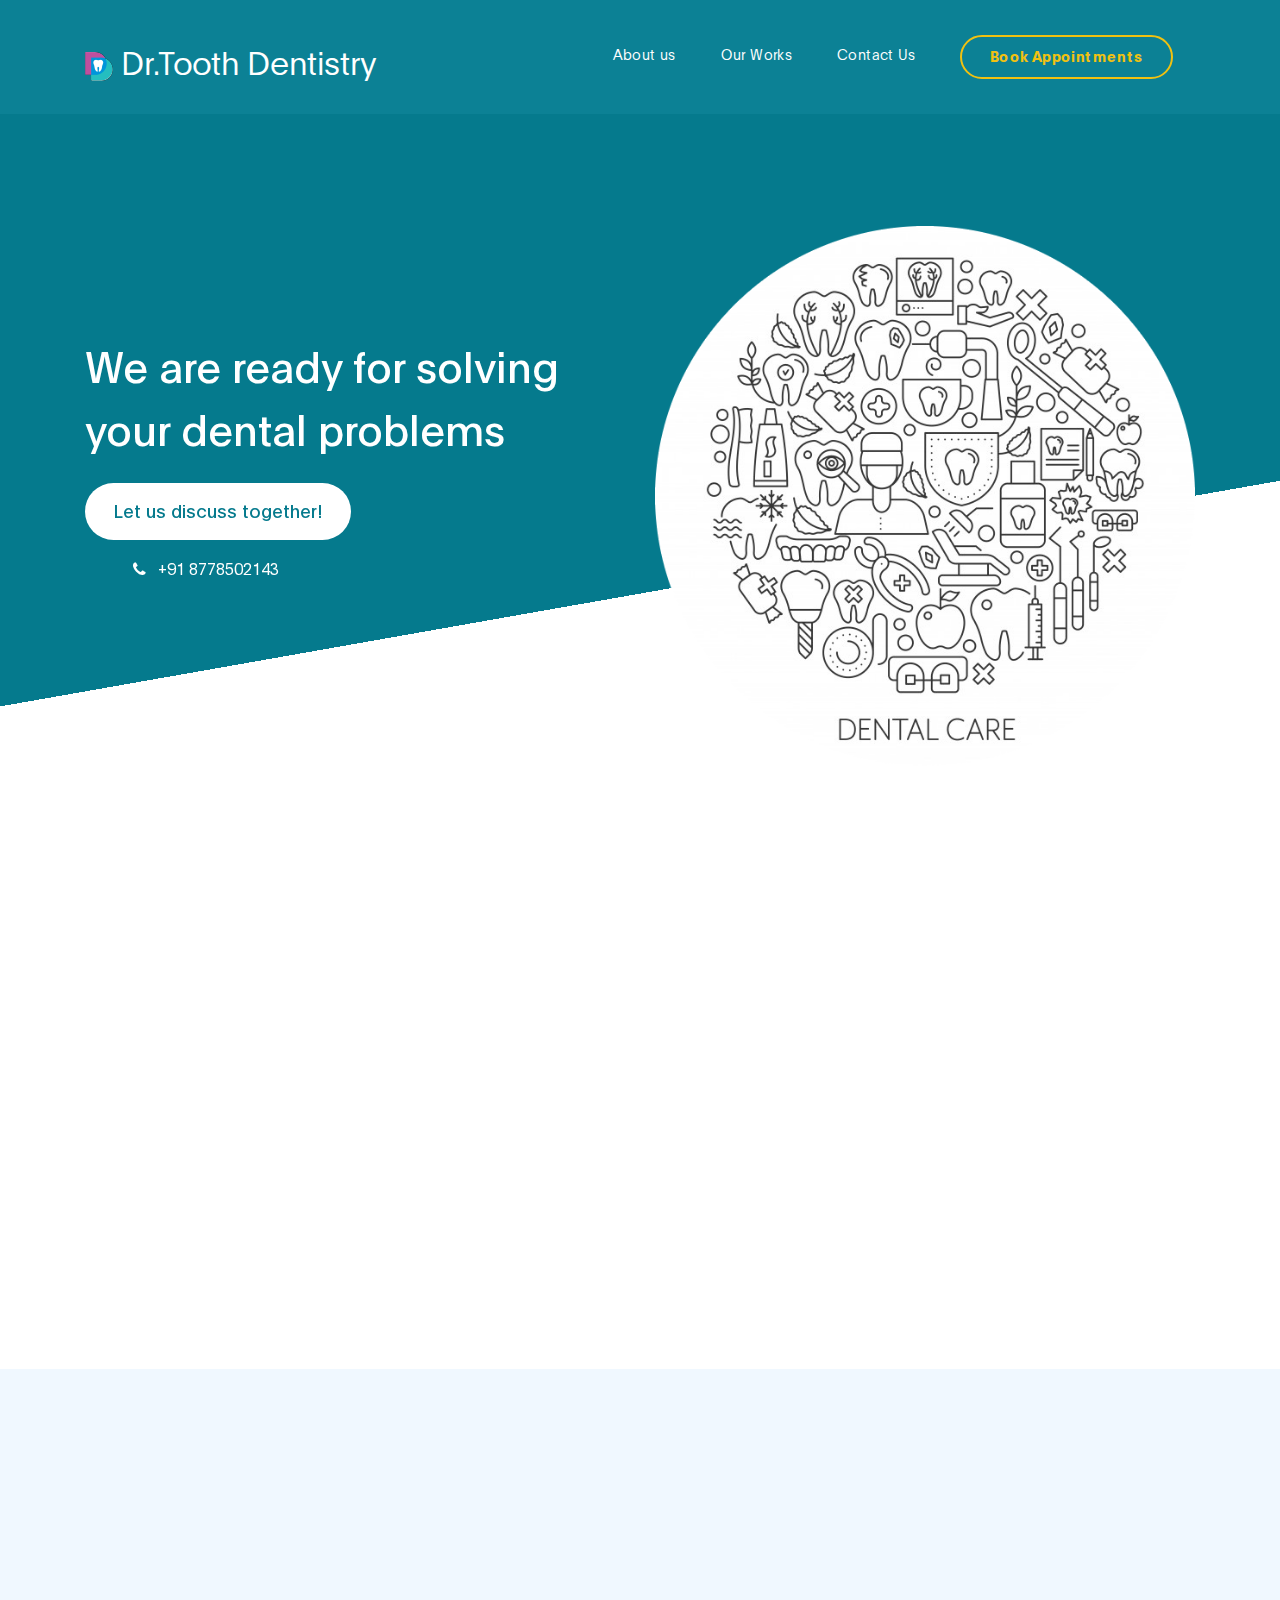
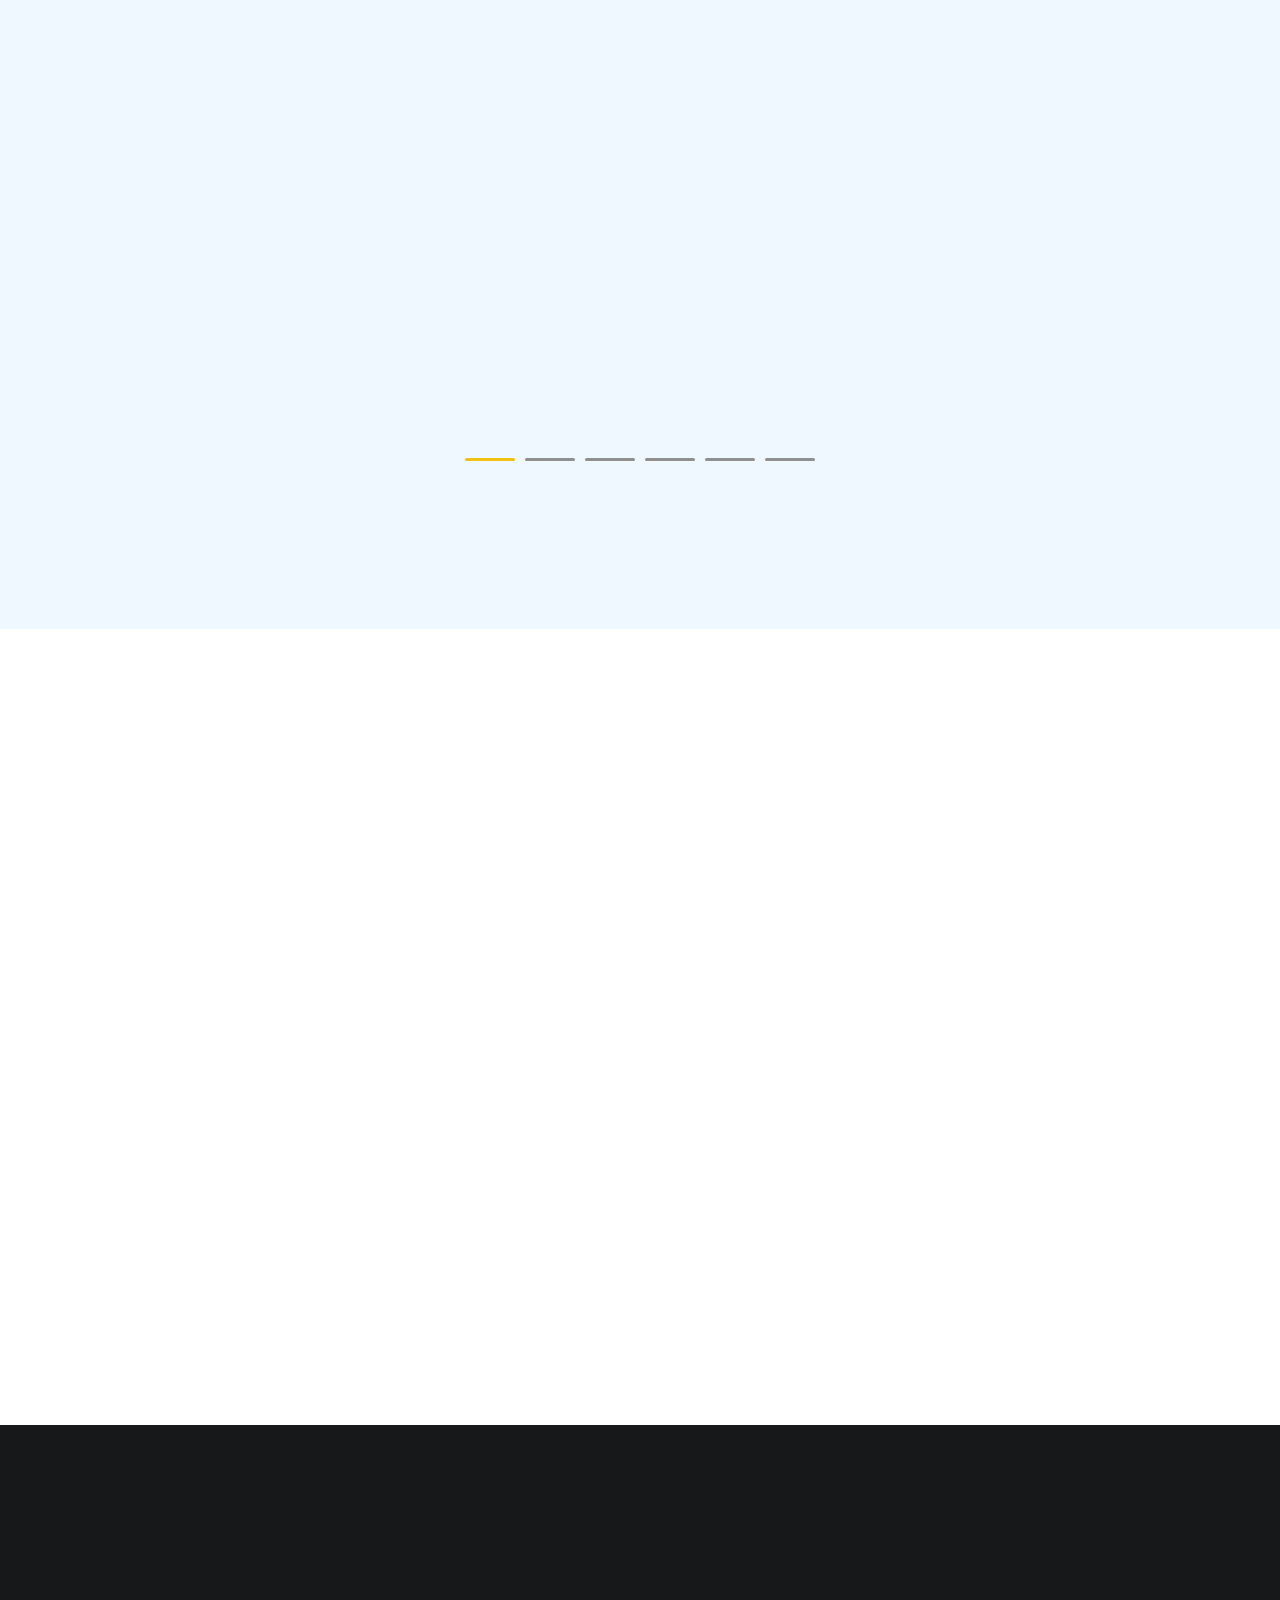
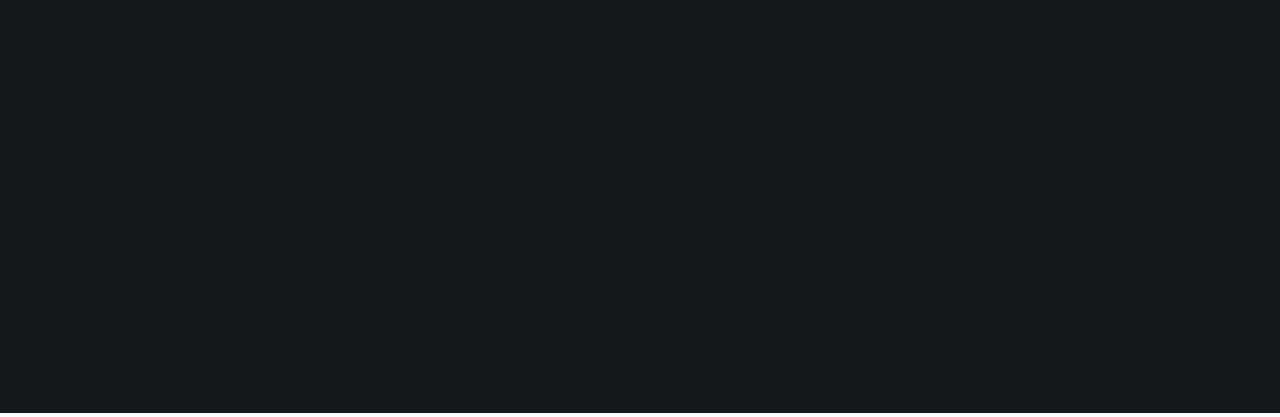
<file: index.html>
<!DOCTYPE html>
<html lang="en">

<head>

     <title>Dr.Tooth Dentistry</title>
     <meta name="title" content="Dr.Tooth Dentistry">
     <meta name="description" content="We are ready for solving your dental problems">

     <!-- Open Graph / Facebook -->
     <meta property="og:type" content="website">
     <meta property="og:url" content="https://drtooth.dentist/">
     <meta property="og:title" content="Dr.Tooth Dentistry">
     <meta property="og:description" content="We are ready for solving your dental problems">
     <meta property="og:image" content="">

     <!-- Twitter -->
     <meta property="twitter:card" content="summary_large_image">
     <meta property="twitter:url" content="https://drtooth.dentist/">
     <meta property="twitter:title" content="Dr.Tooth Dentistry">
     <meta property="twitter:description" content="We are ready for solving your dental problems">
     <meta property="twitter:image" content="">
     <meta charset="UTF-8">
     <meta http-equiv="X-UA-Compatible" content="IE=Edge">
     <meta name="description" content="">
     <meta name="keywords" content="">
     <meta name="author" content="">
     <meta name="viewport" content="width=device-width, initial-scale=1, maximum-scale=1">

     <link rel="stylesheet" href="css/bootstrap.min.css">
     <link rel="stylesheet" href="css/font-awesome.min.css">
     <link rel="stylesheet" href="css/aos.css">
     <link rel="stylesheet" href="css/owl.carousel.min.css">
     <link rel="stylesheet" href="css/owl.theme.default.min.css">

     <!-- MAIN CSS -->
     <link rel="stylesheet" href="css/templatemo-digital-trend.css">

</head>

<body>

     <!-- MENU BAR -->
     <nav class="navbar navbar-expand-lg">
          <div class="container">
               <a class="navbar-brand" href="index.html">
                    <h2></h2><img src="images/logo_1.png" class="img-fluid" alt="dr.tooth">
                    Dr.Tooth Dentistry</h2>
               </a>

               <button class="navbar-toggler" type="button" data-toggle="collapse" data-target="#navbarNav"
                    aria-controls="navbarNav" aria-expanded="false" aria-label="Toggle navigation">
                    <span class="navbar-toggler-icon"></span>
               </button>

               <div class="collapse navbar-collapse" id="navbarNav">
                    <ul class="navbar-nav ml-auto">
                         <li class="nav-item">
                              <a href="#about" class="nav-link smoothScroll">About us</a>
                         </li>
                         <li class="nav-item">
                              <a href="#project" class="nav-link smoothScroll">Our Works</a>
                         </li>
                         <li class="nav-item">
                              <a href="#contactus" class="nav-link">Contact Us</a>
                         </li>
                         <li class="nav-item">
                              <a href="contact.html" class="nav-link contact">Book Appointments</a>
                         </li>
                    </ul>
               </div>
          </div>
     </nav>


     <!-- HERO -->
     <section class="hero hero-bg d-flex justify-content-center align-items-center">
          <div class="container">
               <div class="row">

                    <div class="col-lg-6 col-md-10 col-12 d-flex flex-column justify-content-center align-items-center">
                         <div class="hero-text">

                              <h1 class="text-white" data-aos="fade-up">We are ready for solving your dental problems
                              </h1>

                              <a href="contact.html" class="custom-btn btn-bg btn mt-3" data-aos="fade-up"
                                   data-aos-delay="100">Let us discuss together!</a>

                              <strong class="d-block py-3 pl-5 text-white" data-aos="fade-up" data-aos-delay="200"><i
                                        class="fa fa-phone mr-2"></i> +91 8778502143</strong>
                         </div>
                    </div>

                    <div class="col-lg-6 col-12">
                         <div class="hero-image" data-aos="fade-up" data-aos-delay="300">

                              <img src="images/dental_line1.png" class="img-fluid" alt="working girl">
                         </div>
                    </div>

               </div>
          </div>
     </section>


     <!-- ABOUT -->
     <section class="about section-padding pb-0" id="about">
          <div class="container">
               <div class="row">

                    <div class="col-lg-7 mx-auto col-md-10 col-12">
                         <div class="about-info">
                              <h2 class="mb-4" data-aos="fade-up">the new Dental care at <strong>Namma</strong> Chennai.
                              </h2>
                              <p class="mb-0" data-aos="fade-up">One stop shop to find solutions to your dental
                                   <strong>ailment</strong> and <strong>alignment</strong>. </p>
                              <p class="mb-0" data-aos="fade-up"><strong>Dr.Tooth Dentistry </strong>is a
                                   multispeciality dental clinic situated on Tambaram-Velachery Main Road at a
                                   residential locality - <strong>Sembakkam</strong>.</p>
                         </div>

                         <div class="about-image" data-aos="fade-up" data-aos-delay="200">

                              <img src="images/dental_line2.png" class="img-fluid" alt="office">
                         </div>
                    </div>

               </div>
          </div>
     </section>


     <!-- PROJECT -->
     <section class="project section-padding">
          <div class="container-fluid">
               <div class="row" id="project">

                    <div class="col-lg-12 col-12">

                         <h2 class="mb-5 text-center" data-aos="fade-up">
                              Please take a look through our
                              <strong> Specialities</strong>.
                         </h2>

                         <div class="owl-carousel owl-theme" id="project-slide">
                              <div class="item project-wrapper" data-aos="fade-up" data-aos-delay="100">
                                   <img src="images/project/dental-fillings.jpg" class="img-fluid" alt="project image">

                                   <div class="project-info">
                                        <h3>

                                             <span>Dental Fillings</span>


                                        </h3>
                                   </div>
                              </div>

                              <div class="item project-wrapper" data-aos="fade-up">
                                   <img src="images/project/root-canal.jpg" class="img-fluid" alt="project image">

                                   <div class="project-info">

                                        <h3>

                                             <span>Root Canal Treatment</span>


                                        </h3>
                                   </div>
                              </div>

                              <div class="item project-wrapper" data-aos="fade-up">
                                   <img src="images/project/dental-bridges.jpg" class="img-fluid" alt="project image">

                                   <div class="project-info">

                                        <h3>

                                             <span>Dental Bridges</span>


                                        </h3>
                                   </div>
                              </div>

                              <div class="item project-wrapper" data-aos="fade-up">
                                   <img src="images/project/dentures.jpg" class="img-fluid" alt="project image">

                                   <div class="project-info">

                                        <h3>

                                             <span>Crowns & Dentures</span>


                                        </h3>
                                   </div>
                              </div>

                              <div class="item project-wrapper" data-aos="fade-up">
                                   <img src="images/project/implants.jpg" class="img-fluid" alt="project image">
                                   <div class="project-info">
                                        <h3>
                                             <span>Dental Implants</span>
                                        </h3>
                                   </div>
                              </div>

                              <div class="item project-wrapper" data-aos="fade-up">
                                   <img src="images/project/braces.jpg" class="img-fluid" alt="project image">
                                   <div class="project-info">
                                        <h3>
                                             <span>Braces & Aligners</span>
                                        </h3>
                                   </div>
                              </div>
                         </div>
                    </div>

               </div>
          </div>
     </section>


     <!-- TESTIMONIAL -->
     <section class="testimonial section-padding">
          <div class="container">
               <div class="row">

                    <div class="col-lg-6 col-md-5 col-12">
                         <div class="contact-image" data-aos="fade-up">

                              <img src="images/dental_line1.jpg" class="img-fluid" alt="website">
                         </div>
                    </div>

                    <div class="col-lg-6 col-md-7 col-12">
                         <h4 class="my-5 pt-3" data-aos="fade-up" data-aos-delay="100">CEO/Head Doctor</h4>

                         <div class="quote" data-aos="fade-up" data-aos-delay="200"></div>

                         <h2 class="mb-4" data-aos="fade-up" data-aos-delay="300">Our Head Doctor is a young,
                              enthusiastic and service minded person. She is an author for multiple publications and
                              active consultant for various Dental clinics in and around Chennai. </h2>

                         <p data-aos="fade-up" data-aos-delay="400">
                              <strong>P.Monica</strong>

                              <span class="mx-1">/</span>

                              <small>MDS (Orthodontics & Dentofacial Orthopedics)</small>
                         </p>
                    </div>

               </div>
          </div>
     </section>


     <footer class="site-footer">
          <div class="container">
               <div class="row" id="contactus">

                    <div class="col-lg-5 mx-lg-auto col-md-8 col-10">
                         <h1 class="text-white" data-aos="fade-up" data-aos-delay="100">We <strong>brace</strong> your
                              smile.</h1>
                    </div>

                    <div class="col-lg-3 col-md-6 col-12" data-aos="fade-up" data-aos-delay="200">
                         <h4 class="my-4">Contact Info</h4>

                         <p class="mb-1">
                              <i class="fa fa-phone mr-2 footer-icon"></i>
                              +91 8778502143
                         </p>

                         <p>
                              <a href="#">
                                   <i class="fa fa-envelope mr-2 footer-icon"></i>
                                   doctor@drtooth.dentist
                              </a>
                         </p>
                    </div>

                    <div class="col-lg-3 col-md-6 col-12" data-aos="fade-up" data-aos-delay="300">
                         <h4 class="my-4">Our Address</h4>

                         <p class="mb-1">
                              <i class="fa fa-home mr-2 footer-icon"></i>
                              197, 1<sup>st</sup> Floor, Tambaram - Velachery Main Road, Kamarajapuram, Sembakkam,<br>
                              Chennai, Tamil Nadu 600073 <br><br>
                         </p>
                    </div>
                    <div class="col-lg-4 mx-lg-auto text-center col-md-8 col-12" data-aos="fade-up"
                         data-aos-delay="400">
                         <p class="copyright-text">Copyright &copy; 2020 Dr.Tooth Dentistry
                              <br>
                              <a rel="nofollow noopener" href="https://www.facebook.com/baskarprakash">Design: Baskar
                                   Prakash S</a></p>
                    </div>

                    <div class="col-lg-4 mx-lg-auto col-md-6 col-12" data-aos="fade-up" data-aos-delay="500">

                         <ul class="footer-link">
                              <li><a href="#">Stories</a></li>
                              <li><a href="#">Work with us</a></li>
                              <li><a href="#">Privacy</a></li>
                         </ul>
                    </div>

                    <div class="col-lg-3 mx-lg-auto col-md-6 col-12" data-aos="fade-up" data-aos-delay="600">
                         <ul class="social-icon">
                              <li><a href="#" class="fa fa-instagram"></a></li>
                              <li><a href="#" class="fa fa-twitter"></a></li>
                              <li><a href="#" class="fa fa-dribbble"></a></li>
                              <li><a href="#" class="fa fa-behance"></a></li>
                         </ul>
                    </div>

               </div>
          </div>
     </footer>


     <!-- SCRIPTS -->
     <script src="js/jquery.min.js"></script>
     <script src="js/bootstrap.min.js"></script>
     <script src="js/aos.js"></script>
     <script src="js/owl.carousel.min.js"></script>
     <script src="js/smoothscroll.js"></script>
     <script src="js/custom.js"></script>

</body>

</html>
</file>
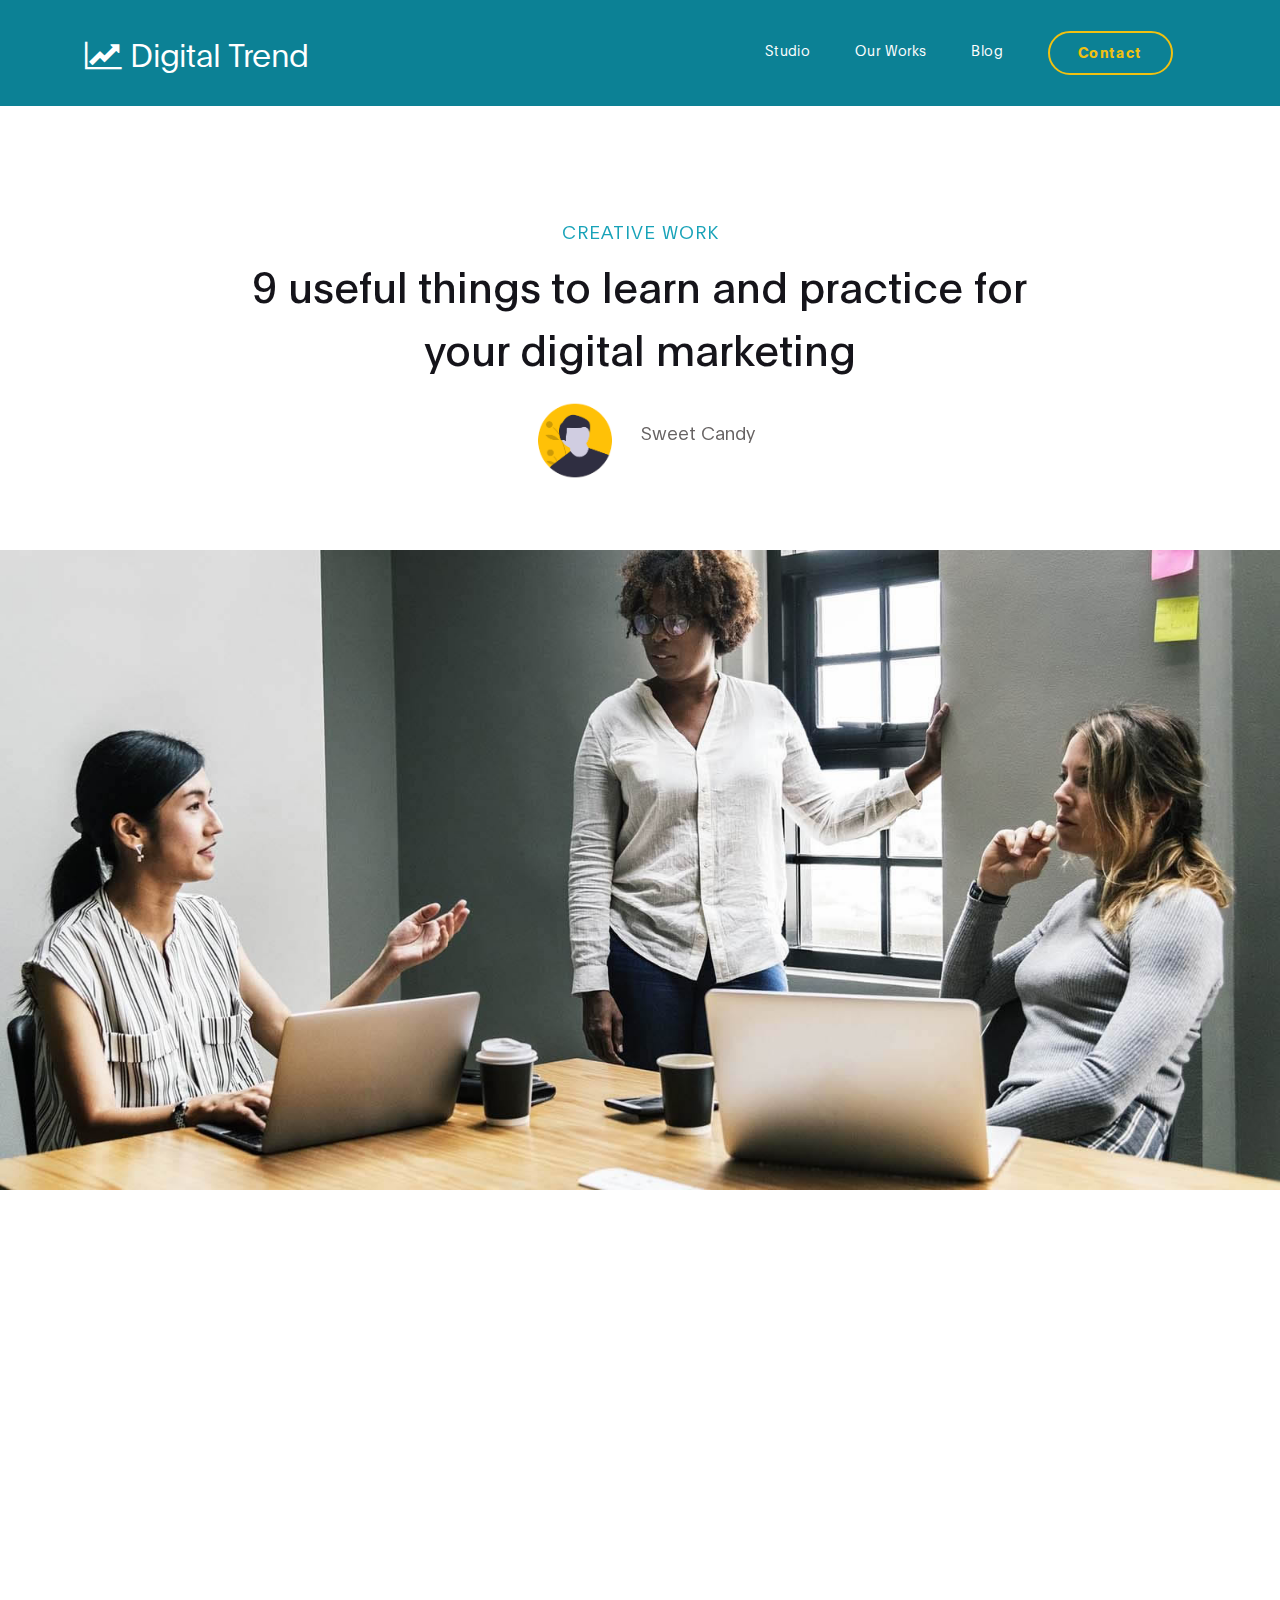
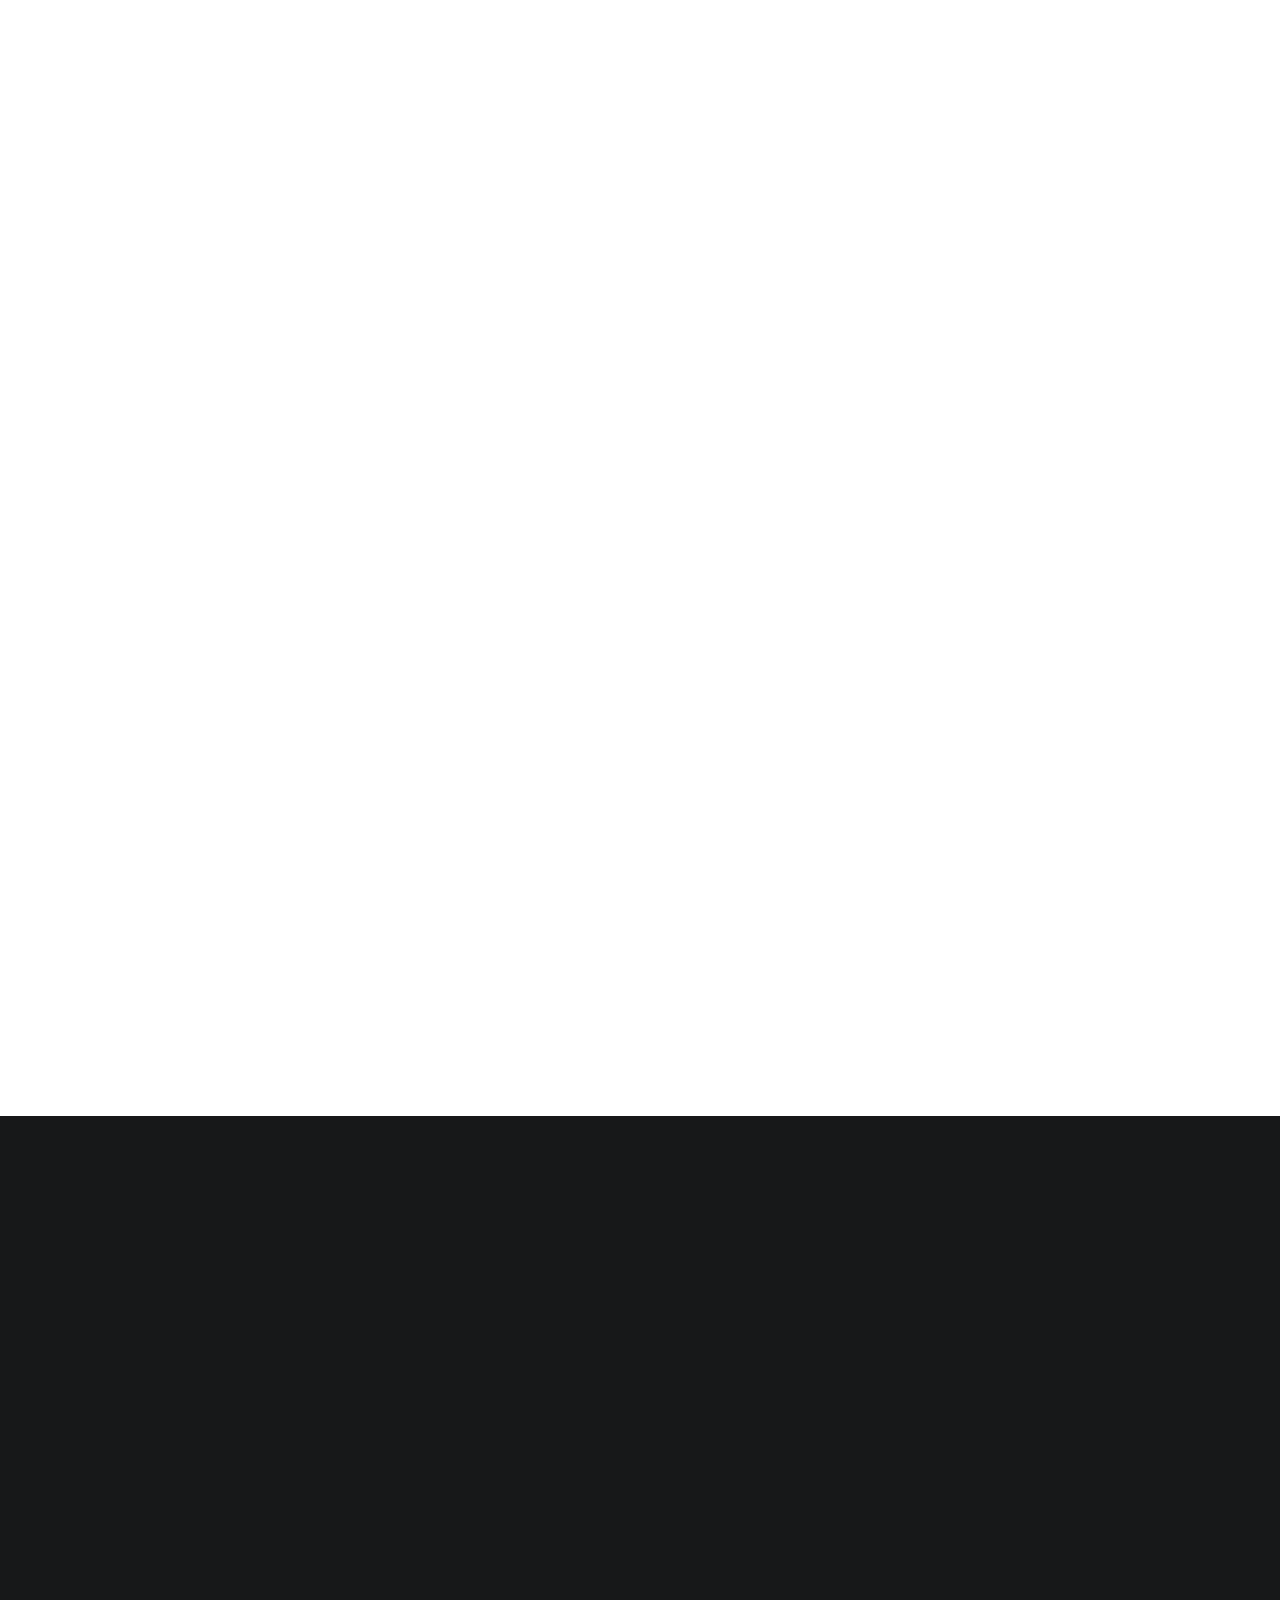
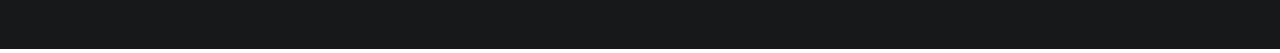
<file: blog-detail.html>
<!DOCTYPE html>
<html lang="en">
<head>

     <title>Digital Trend - Blog Detail</title>
<!--

DIGITAL TREND

https://templatemo.com/tm-538-digital-trend

-->
     <meta charset="UTF-8">
     <meta http-equiv="X-UA-Compatible" content="IE=Edge">
     <meta name="description" content="">
     <meta name="keywords" content="">
     <meta name="author" content="">
     <meta name="viewport" content="width=device-width, initial-scale=1, maximum-scale=1">

     <link rel="stylesheet" href="css/bootstrap.min.css">
     <link rel="stylesheet" href="css/font-awesome.min.css">
     <link rel="stylesheet" href="css/aos.css">
     <link rel="stylesheet" href="css/owl.carousel.min.css">
     <link rel="stylesheet" href="css/owl.theme.default.min.css">

     <!-- MAIN CSS -->
     <link rel="stylesheet" href="css/templatemo-digital-trend.css">

</head>
<body>

     <!-- MENU BAR -->
    <nav class="navbar navbar-expand-lg position-relative">
        <div class="container">
            <a class="navbar-brand" href="index.html">
              <i class="fa fa-line-chart"></i>
              Digital Trend
            </a>

            <button class="navbar-toggler" type="button" data-toggle="collapse" data-target="#navbarNav" aria-controls="navbarNav" aria-expanded="false"
                aria-label="Toggle navigation">
                <span class="navbar-toggler-icon"></span>
            </button>

            <div class="collapse navbar-collapse" id="navbarNav">
                <ul class="navbar-nav ml-auto">
                    <li class="nav-item">
                        <a href="index.html#about" class="nav-link">Studio</a>
                    </li>
                    <li class="nav-item">
                        <a href="index.html#project" class="nav-link">Our Works</a>
                    </li>
                    <li class="nav-item">
                        <a href="blog.html" class="nav-link">Blog</a>
                    </li>
                    <li class="nav-item">
                        <a href="contact.html" class="nav-link contact">Contact</a>
                    </li>
                </ul>
            </div>
        </div>
    </nav>


     <!-- BLOG DETAIL -->
     <section class="project-detail section-padding-half">
          <div class="container">
               <div class="row">

                    <div class="col-lg-9 mx-auto col-md-10 col-12 mt-lg-5 text-center" data-aos="fade-up">
                      <h4 class="blog-category text-info">Creative Work</h4>
                      
                      <h1>9 useful things to learn and practice for your digital marketing</h1>

                      <div class="client-info">
                          <div class="d-flex justify-content-center align-items-center mt-3">
                            <img src="images/project/project-detail/male-avatar.png" class="img-fluid" alt="male avatar">

                            <p>Sweet Candy</p>
                          </div>
                      </div>
                    </div>

               </div>
          </div>
     </section>


     <div class="full-image text-center" data-aos="zoom-in">
       <img src="images/blog/blog-header-image.jpg" class="img-fluid" alt="blog header">
     </div>


     <!-- BLOG DETAIL -->
     <section class="project-detail">
          <div class="container">
               <div class="row">

                  <div class="col-lg-9 mx-auto col-md-11 col-12 my-5 pt-3" data-aos="fade-up">

                    <h2 class="mb-3">Etiam quis metus elementum, tempor risus vel, condimentum orci.</h2>

                    <p>Mauris in convallis nunc, non facilisis arcu. Nunc sapien nulla, interdum at diam non, aliquam vestibulum leo. Fusce laoreet malesuada ante, consectetur consequat ante tempor et. Quisque ac risus ligula.</p>

                    <p>Suspendisse bibendum tortor at est placerat auctor. Phasellus tortor est, bibendum eu ex eu, tincidunt efficitur nunc. Orci varius natoque penatibus et magnis dis parturient montes, nascetur ridiculus mus.</p>

                    <ul class="list-detail py-3">
                      <li><span>Quisque at condimentum est. Duis sollicitudin urna id elit pulvinar placerat. Ut ac dui in ex vulputate dictum.</span></li>

                      <li><span>Mauris vitae tellus nisi. Morbi rutrum lacus sit amet volutpat viverra.</span></li>

                      <li><span> Integer maximus sem ut ipsum blandit elementum. Nullam sollicitudin accumsan commodo.</span></li>
                    </ul>

                    <p>Sed leo nisl, posuere at molestie ac, suscipit auctor mauris. Etiam quis metus elementum, tempor risus vel, condimentum orci.</p>

                    <h2 class="mt-5 mb-3">Curabitur tempus vel libero lobortis feugiat</h2>

                    <p>Orci varius natoque penatibus et magnis dis parturient montes, nascetur ridiculus mus. Mauris in convallis nunc, non facilisis arcu. Nunc sapien nulla, interdum at diam non, aliquam vestibulum leo.</p>

                    <blockquote>Phasellus dapibus ex sed dolor blandit, efficitur iaculis ipsum scelerisque. Cras elementum nibh id felis sagittis, sit amet pellentesque ligula porttitor. Fusce laoreet malesuada ante, consectetur consequat ante tempor et. Quisque ac risus ligula.</blockquote>
                    </div>
               </div>

              <div class="col-lg-8 mx-auto mb-5 pb-5 col-12" data-aos="fade-up">

                <h3 class="my-3" data-aos="fade-up">Leave a comment</h3>

                <form action="#" method="get"  class="contact-form" data-aos="fade-up" data-aos-delay="300" role="form">
                  <div class="row">
                    <div class="col-lg-6 col-12">
                      <input type="text" class="form-control" name="name" placeholder="Name">
                    </div>

                    <div class="col-lg-6 col-12">
                      <input type="email" class="form-control" name="email" placeholder="Email">
                    </div>

                    <div class="col-lg-12 col-12">
                      <textarea class="form-control" rows="6" name="message" placeholder="Message"></textarea>
                    </div>

                    <div class="col-lg-5 mx-auto col-7">
                      <button type="submit" class="form-control" id="submit-button" name="submit">Submit Comment</button>
                    </div>
                  </div>
                </form>
              </div>
              
          </div>
          
     </section>


    <footer class="site-footer">
      <div class="container">
        <div class="row">

          <div class="col-lg-5 mx-lg-auto col-md-8 col-10">
            <h1 class="text-white" data-aos="fade-up" data-aos-delay="100">We make creative <strong>brands</strong> only.</h1>
          </div>

          <div class="col-lg-3 col-md-6 col-12" data-aos="fade-up" data-aos-delay="200">
            <h4 class="my-4">Contact Info</h4>

            <p class="mb-1">
              <i class="fa fa-phone mr-2 footer-icon"></i> 
              +99 080 070 4224
            </p>

            <p>
              <a href="#">
                <i class="fa fa-envelope mr-2 footer-icon"></i>
                hello@company.com
              </a>
            </p>
          </div>

          <div class="col-lg-3 col-md-6 col-12" data-aos="fade-up" data-aos-delay="300">
            <h4 class="my-4">Our Studio</h4>

            <p class="mb-1">
              <i class="fa fa-home mr-2 footer-icon"></i> 
              Av. Lúcio Costa - Barra da Tijuca, Rio de Janeiro - RJ, Brazil
            </p>
          </div>

          <div class="col-lg-4 mx-lg-auto text-center col-md-8 col-12" data-aos="fade-up" data-aos-delay="400">
            <p class="copyright-text">Copyright &copy; 2020 Your Company
            <br>
            <a rel="nofollow noopener" href="https://templatemo.com">Design: TemplateMo</a></p>
          </div>

          <div class="col-lg-4 mx-lg-auto col-md-6 col-12" data-aos="fade-up" data-aos-delay="500">
            
            <ul class="footer-link">
              <li><a href="#">Stories</a></li>
              <li><a href="#">Work with us</a></li>
              <li><a href="#">Privacy</a></li>
            </ul>
          </div>

          <div class="col-lg-3 mx-lg-auto col-md-6 col-12" data-aos="fade-up" data-aos-delay="600">
            <ul class="social-icon">
              <li><a href="#" class="fa fa-instagram"></a></li>
              <li><a href="#" class="fa fa-twitter"></a></li>
              <li><a href="#" class="fa fa-dribbble"></a></li>
              <li><a href="#" class="fa fa-behance"></a></li>
            </ul>
          </div>

        </div>
      </div>
    </footer>


     <!-- SCRIPTS -->
     <script src="js/jquery.min.js"></script>
     <script src="js/bootstrap.min.js"></script>
     <script src="js/aos.js"></script>
     <script src="js/owl.carousel.min.js"></script>
     <script src="js/custom.js"></script>

</body>
</html>
</file>
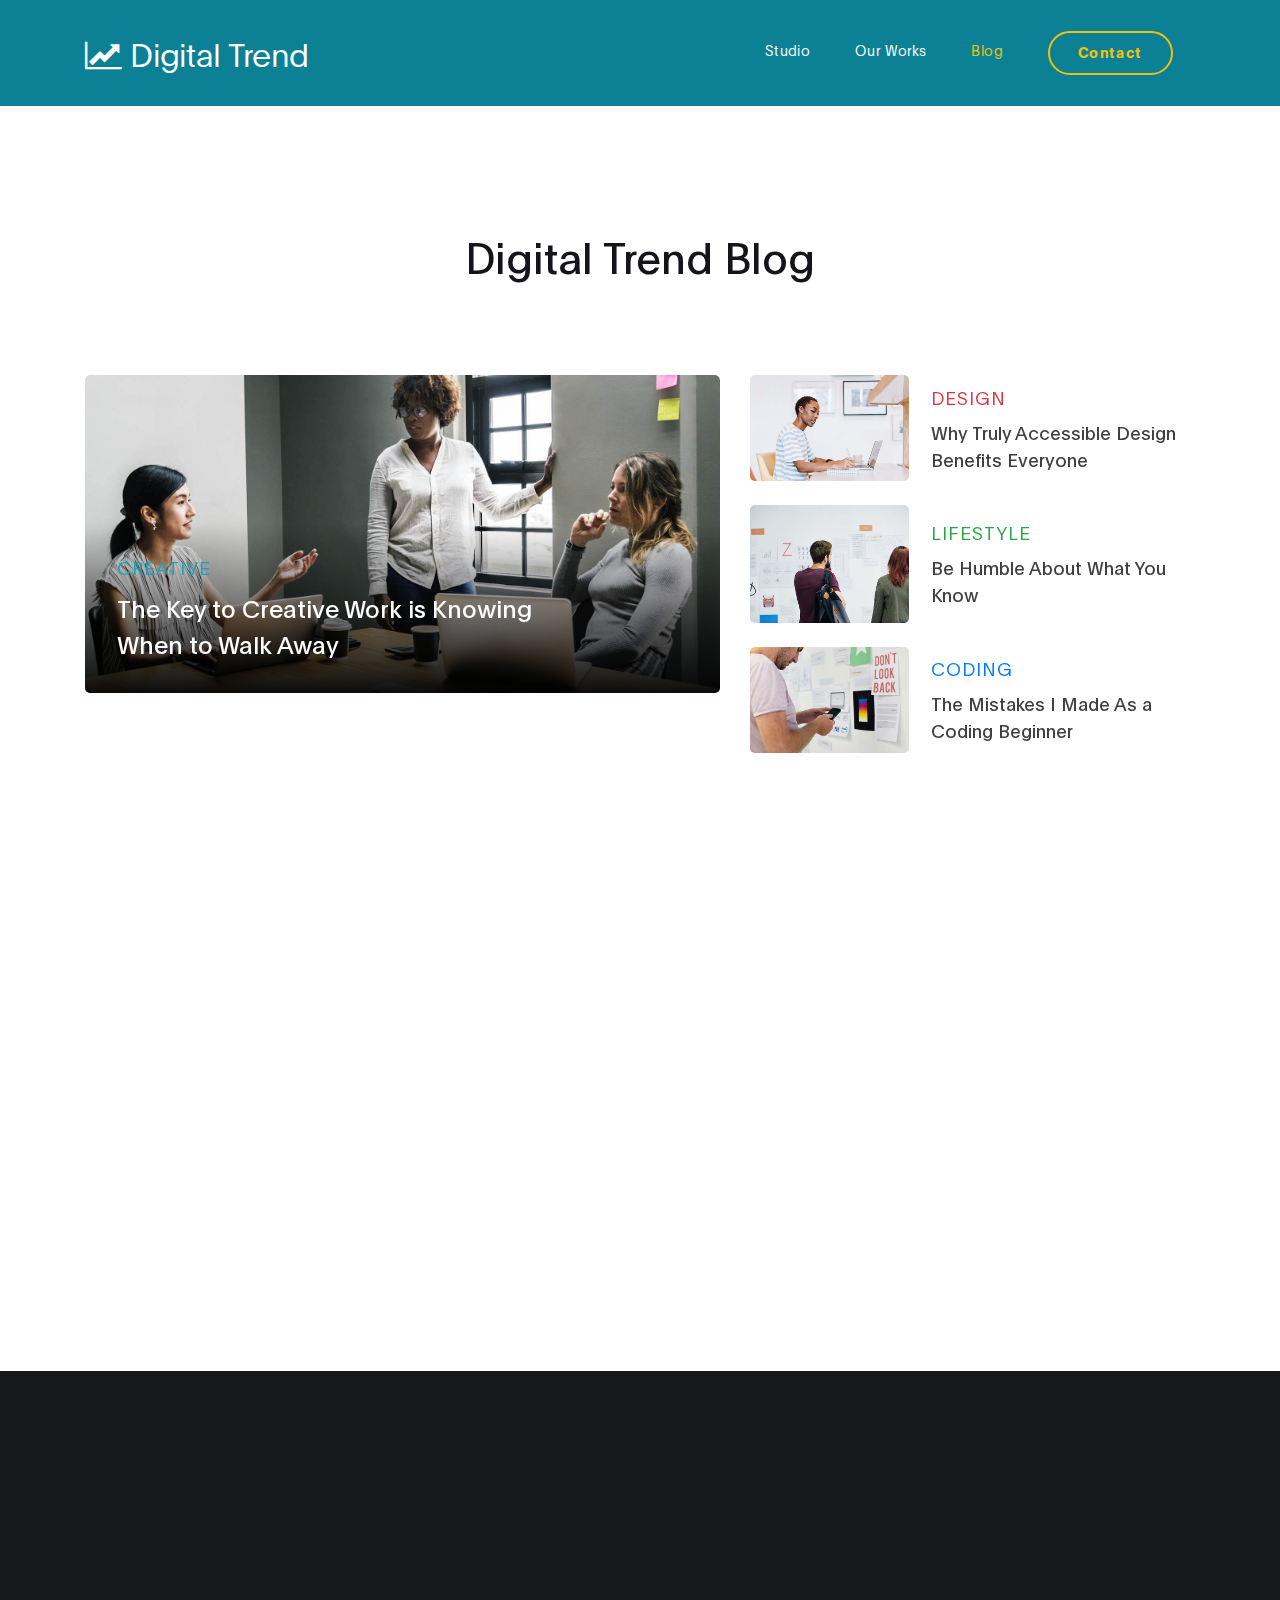
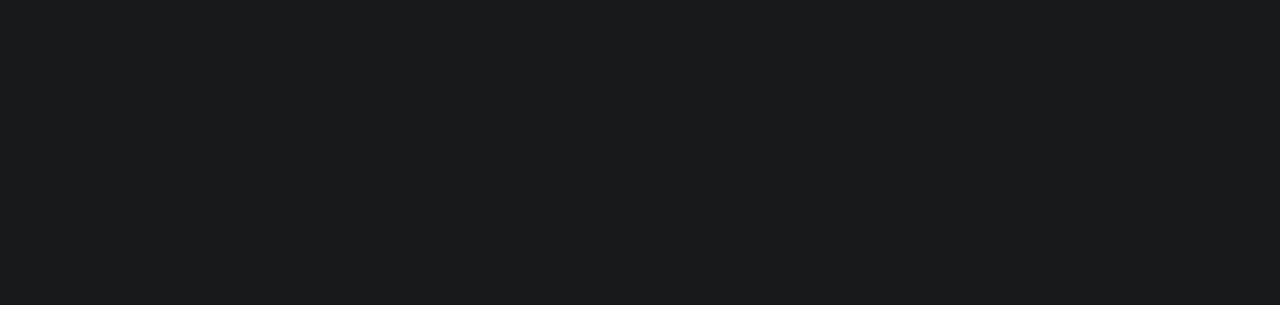
<file: blog.html>
<!DOCTYPE html>
<html lang="en">
<head>

     <title>Digital Trend - Blog</title>
<!--

DIGITAL TREND

https://templatemo.com/tm-538-digital-trend

-->
     <meta charset="UTF-8">
     <meta http-equiv="X-UA-Compatible" content="IE=Edge">
     <meta name="description" content="">
     <meta name="keywords" content="">
     <meta name="author" content="">
     <meta name="viewport" content="width=device-width, initial-scale=1, maximum-scale=1">

     <link rel="stylesheet" href="css/bootstrap.min.css">
     <link rel="stylesheet" href="css/font-awesome.min.css">
     <link rel="stylesheet" href="css/aos.css">
     <link rel="stylesheet" href="css/owl.carousel.min.css">
     <link rel="stylesheet" href="css/owl.theme.default.min.css">

     <!-- MAIN CSS -->
     <link rel="stylesheet" href="css/templatemo-digital-trend.css">

</head>
<body>

     <!-- MENU BAR -->
    <nav class="navbar navbar-expand-lg position-absolute">
        <div class="container">
            <a class="navbar-brand" href="index.html">
              <i class="fa fa-line-chart"></i>
              Digital Trend
            </a>

            <button class="navbar-toggler" type="button" data-toggle="collapse" data-target="#navbarNav" aria-controls="navbarNav" aria-expanded="false"
                aria-label="Toggle navigation">
                <span class="navbar-toggler-icon"></span>
            </button>

            <div class="collapse navbar-collapse" id="navbarNav">
                <ul class="navbar-nav ml-auto">
                    <li class="nav-item">
                        <a href="index.html#about" class="nav-link">Studio</a>
                    </li>
                    <li class="nav-item">
                        <a href="index.html#project" class="nav-link">Our Works</a>
                    </li>
                    <li class="nav-item">
                        <a href="blog.html" class="nav-link active">Blog</a>
                    </li>
                    <li class="nav-item">
                        <a href="contact.html" class="nav-link contact">Contact</a>
                    </li>
                </ul>
            </div>
        </div>
    </nav>


     <!-- BLOG -->
     <section class="blog section-padding">
          <div class="container">
               <div class="row">

                    <div class="col-lg-12 col-12 py-5 mt-5 mb-3 text-center">

                      <h1 class="mb-4" data-aos="fade-up">Digital Trend Blog</h1>
                    </div>

                    <div class="col-lg-7 col-md-7 col-12 mb-4">
                      <div class="blog-header" data-aos="fade-up" data-aos-delay="100">
                        <img src="images/blog/blog-header-image.jpg" class="img-fluid" alt="blog header">

                        <div class="blog-header-info">
                          <h4 class="blog-category text-info">Creative</h4>

                          <h3><a href="blog-detail.html">The Key to Creative Work is Knowing When to Walk Away</a></h3>
                        </div>
                      </div>
                    </div>

                    <div class="col-lg-5 col-md-5 col-12 mb-4">
                      <div class="blog-sidebar d-flex justify-content-center align-items-center" data-aos="fade-up" data-aos-delay="200">
                        <img src="images/blog/blog-sidebar-image.jpg" class="img-fluid" alt="blog">

                        <div class="blog-info">
                          <h4 class="blog-category text-danger">Design</h4>

                          <h3><a href="blog-detail.html">Why Truly Accessible Design Benefits Everyone</a></h3>
                        </div>
                      </div>

                      <div class="blog-sidebar py-4 d-flex justify-content-center align-items-center" data-aos="fade-up" data-aos-delay="300">
                        <img src="images/blog/blog-sidebar-image01.jpg" class="img-fluid" alt="blog">

                        <div class="blog-info">
                          <h4 class="blog-category text-success">lifestyle</h4>

                          <h3><a href="blog-detail.html">Be Humble About What You Know</a></h3>
                        </div>
                      </div>

                      <div class="blog-sidebar d-flex justify-content-center align-items-center" data-aos="fade-up" data-aos-delay="200">
                        <img src="images/blog/blog-sidebar-image02.jpg" class="img-fluid" alt="blog">

                        <div class="blog-info">
                          <h4 class="blog-category text-primary">Coding</h4>

                          <h3><a href="blog-detail.html">The Mistakes I Made As a Coding Beginner</a></h3>
                        </div>
                      </div>

                    </div>

                    <div class="col-lg-5 ml-auto mt-5 pt-5 col-md-6 col-12">

                      <img src="images/newsletter.png" data-aos="fade-up" data-aos-delay="100" class="img-fluid" alt="newsletter">
                    </div>

                    <div class="col-lg-5 mr-auto mt-5 pt-5 col-md-6 col-12 newsletter-form">
                      <h4 data-aos="fade-up" data-aos-delay="200">Email Newsletter</h4>

                      <h2 data-aos="fade-up" data-aos-delay="300">Let’s stay up-to-date. We'll share you all good stuffs.</h2>
                      <form action="#" method="get" enctype="multipart/form-data">
                      <div class="form-group mt-4" data-aos="fade-up" data-aos-delay="400">
                        <input name="email" type="email" class="form-control" 
                        		id="email" aria-describedby="emailHelp" placeholder="Please enter your email" required>

                        <small id="emailHelp" class="form-text text-muted">We'll NOT share your email address to anyone else.</small>

                      </div>

                      <div class="form-group form-check" data-aos="fade-up" data-aos-delay="500">
                        <input name="monthly" type="checkbox" class="form-check-input" id="monthly">

                        <label class="form-check-label" for="monthly">Please send me a monthly newsletter.</label>
                      </div>

                        <button type="submit" data-aos="fade-up" data-aos-delay="500" class="btn w-100 mt-3">Sign up</button>
                      </form>
                    </div>

               </div>
          </div>
     </section>


    <footer class="site-footer">
      <div class="container">
        <div class="row">

          <div class="col-lg-5 mx-lg-auto col-md-8 col-10">
            <h1 class="text-white" data-aos="fade-up" data-aos-delay="100">We make creative <strong>brands</strong> only.</h1>
          </div>

          <div class="col-lg-3 col-md-6 col-12" data-aos="fade-up" data-aos-delay="200">
            <h4 class="my-4">Contact Info</h4>

            <p class="mb-1">
              <i class="fa fa-phone mr-2 footer-icon"></i> 
              +99 080 070 4224
            </p>

            <p>
              <a href="#">
                <i class="fa fa-envelope mr-2 footer-icon"></i>
                hello@company.com
              </a>
            </p>
          </div>

          <div class="col-lg-3 col-md-6 col-12" data-aos="fade-up" data-aos-delay="300">
            <h4 class="my-4">Our Studio</h4>

            <p class="mb-1">
              <i class="fa fa-home mr-2 footer-icon"></i> 
              Av. Lúcio Costa - Barra da Tijuca, Rio de Janeiro - RJ, Brazil
            </p>
          </div>

          <div class="col-lg-4 mx-lg-auto text-center col-md-8 col-12" data-aos="fade-up" data-aos-delay="400">
            <p class="copyright-text">Copyright &copy; 2020 Your Company
            <br>
            <a rel="nofollow noopener" href="https://templatemo.com">Design: TemplateMo</a></p>
          </div>

          <div class="col-lg-4 mx-lg-auto col-md-6 col-12" data-aos="fade-up" data-aos-delay="500">
            
            <ul class="footer-link">
              <li><a href="#">Stories</a></li>
              <li><a href="#">Work with us</a></li>
              <li><a href="#">Privacy</a></li>
            </ul>
          </div>

          <div class="col-lg-3 mx-lg-auto col-md-6 col-12" data-aos="fade-up" data-aos-delay="600">
            <ul class="social-icon">
              <li><a href="#" class="fa fa-instagram"></a></li>
              <li><a href="#" class="fa fa-twitter"></a></li>
              <li><a href="#" class="fa fa-dribbble"></a></li>
              <li><a href="#" class="fa fa-behance"></a></li>
            </ul>
          </div>

        </div>
      </div>
    </footer>


     <!-- SCRIPTS -->
     <script src="js/jquery.min.js"></script>
     <script src="js/bootstrap.min.js"></script>
     <script src="js/aos.js"></script>
     <script src="js/owl.carousel.min.js"></script>
     <script src="js/custom.js"></script>

</body>
</html>
</file>
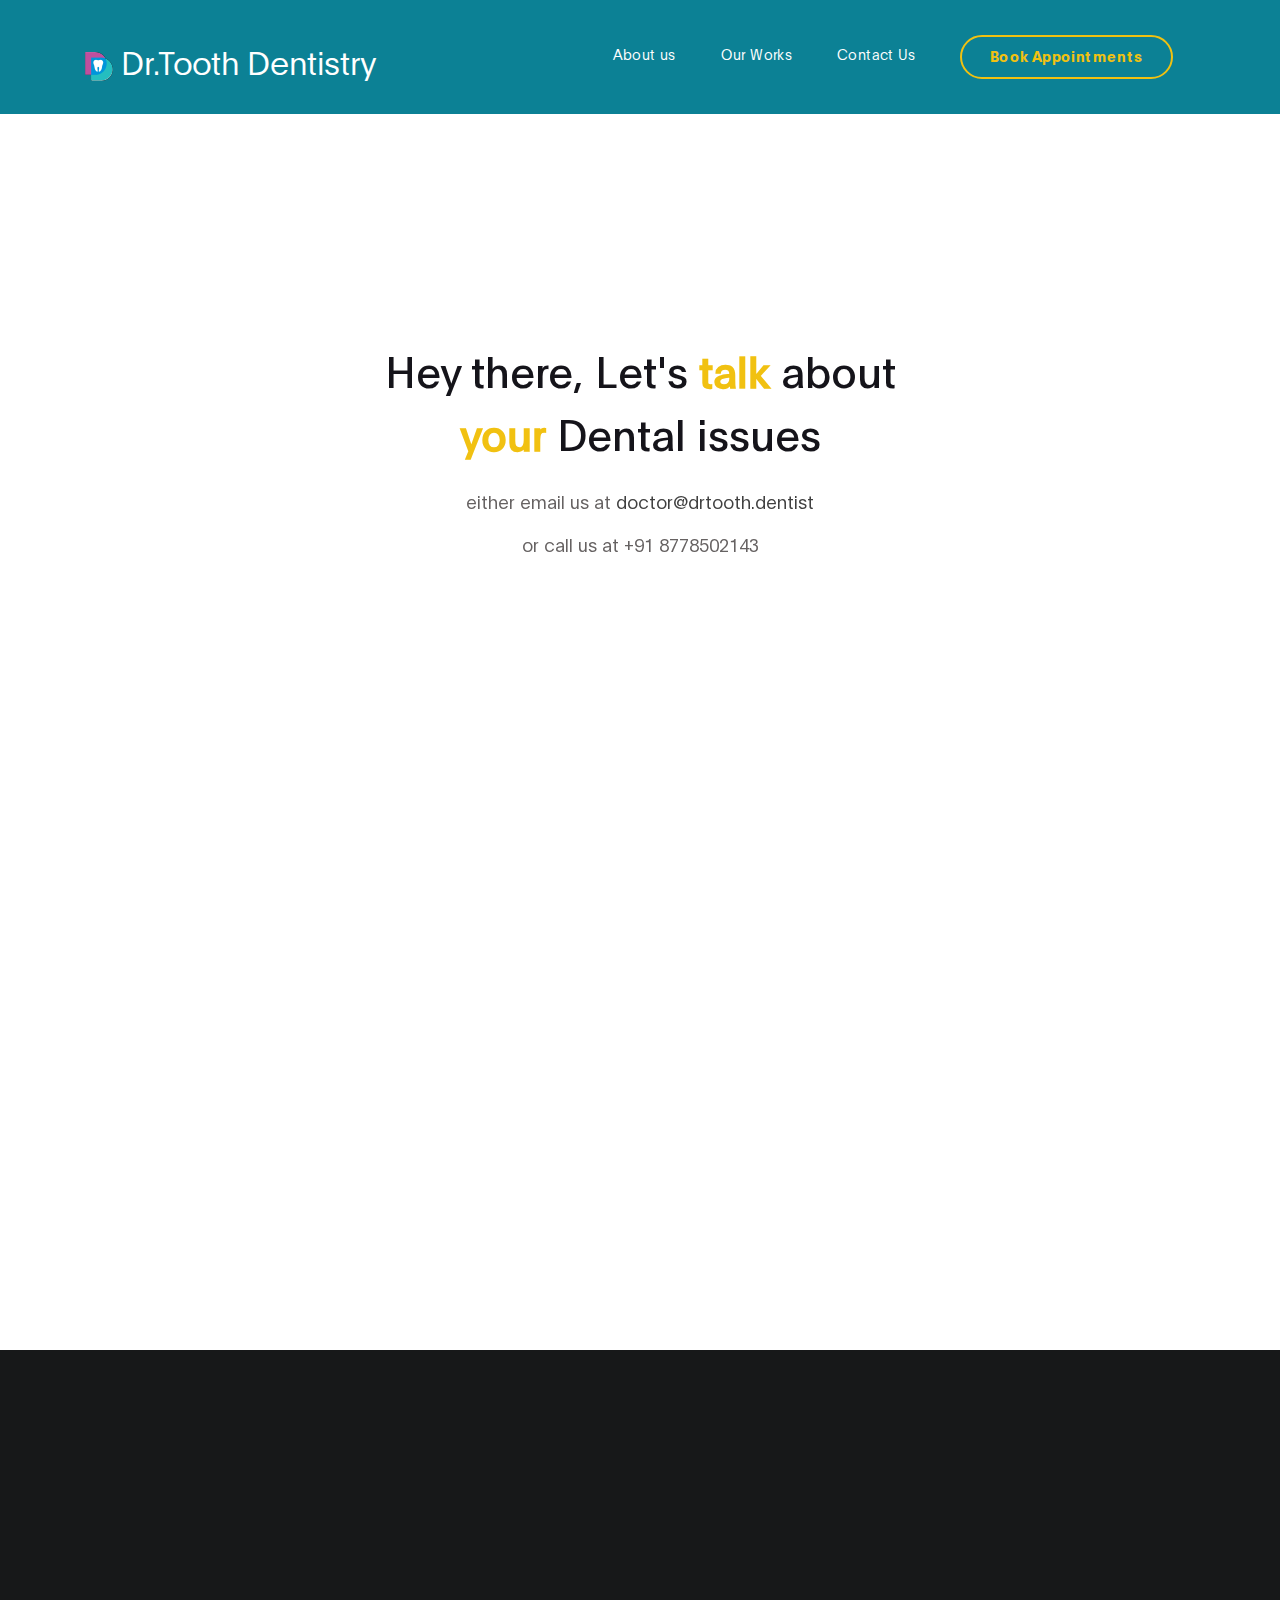
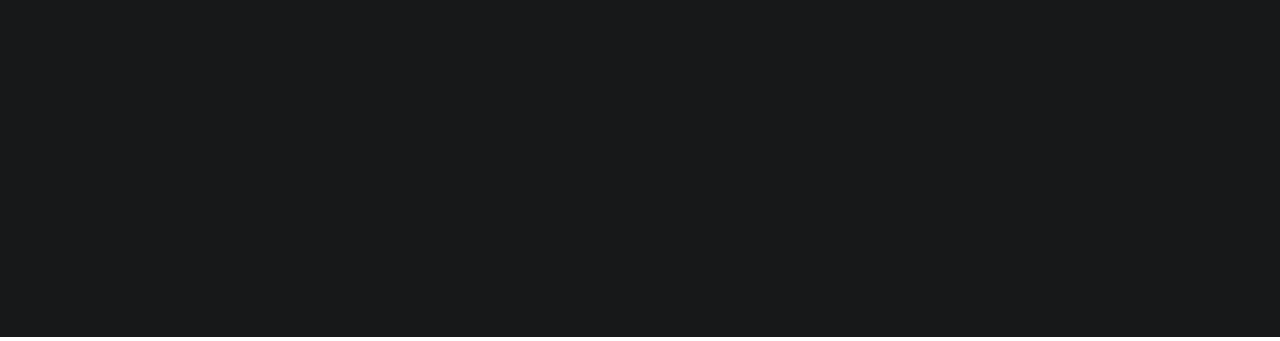
<file: contact.html>
<!DOCTYPE html>
<html lang="en">

<head>

  <title>Dr.Tooth Dentistry</title>
  <!--

DIGITAL TREND

https://templatemo.com/tm-538-digital-trend

-->
  <meta charset="UTF-8">
  <meta http-equiv="X-UA-Compatible" content="IE=Edge">
  <meta name="description" content="">
  <meta name="keywords" content="">
  <meta name="author" content="">
  <meta name="viewport" content="width=device-width, initial-scale=1, maximum-scale=1">

  <link rel="stylesheet" href="css/bootstrap.min.css">
  <link rel="stylesheet" href="css/font-awesome.min.css">
  <link rel="stylesheet" href="css/aos.css">
  <link rel="stylesheet" href="css/owl.carousel.min.css">
  <link rel="stylesheet" href="css/owl.theme.default.min.css">

  <!-- MAIN CSS -->
  <link rel="stylesheet" href="css/templatemo-digital-trend.css">

</head>

<body>

  <!-- MENU BAR -->
  <nav class="navbar navbar-expand-lg">
    <div class="container">
      <a class="navbar-brand" href="index.html">
        <h2></h2><img src="images/logo_1.png" class="img-fluid" alt="dr.tooth">
        Dr.Tooth Dentistry</h2>
      </a>

      <button class="navbar-toggler" type="button" data-toggle="collapse" data-target="#navbarNav"
        aria-controls="navbarNav" aria-expanded="false" aria-label="Toggle navigation">
        <span class="navbar-toggler-icon"></span>
      </button>

      <div class="collapse navbar-collapse" id="navbarNav">
        <ul class="navbar-nav ml-auto">
          <li class="nav-item">
            <a href="#about" class="nav-link smoothScroll">About us</a>
          </li>
          <li class="nav-item">
            <a href="#project" class="nav-link smoothScroll">Our Works</a>
          </li>
          <li class="nav-item">
            <a href="#contactus" class="nav-link">Contact Us</a>
          </li>
          <li class="nav-item">
            <a href="contact.html" class="nav-link contact">Book Appointments</a>
          </li>
        </ul>
      </div>
    </div>
  </nav>


  <!-- CONTACT -->
  <section class="contact section-padding">
    <div class="container">
      <div class="row">

        <div class="col-lg-6 mx-auto col-md-7 col-12 py-5 mt-5 text-center" data-aos="fade-up">

          <h1 class="mb-4">Hey there, Let's <strong>talk</strong> about <strong>your</strong> Dental issues</h1>

          <p>either email us at <a href="mailto:doctor@drtooth.dentist">doctor@drtooth.dentist</a></p>
          <p>or call us at +91 8778502143</p>

        </div>

        <div class="col-lg-8 mx-auto col-md-10 col-12">
        </div>

      </div>
    </div>
  </section>

  <!-- How to change your own map point
	1. Go to Google Maps
	2. Click on your location point
	3. Click "Share" and choose "Embed map" tab
	4. Copy only URL and paste it within the src="" field below
-->
  <div class="google-map" data-aos="zoom-in">
    <iframe
      src="https://www.google.com/maps/embed?pb=!1m18!1m12!1m3!1d972.1877964110195!2d80.157128729171!3d12.923706999430475!2m3!1f0!2f0!3f0!3m2!1i1024!2i768!4f13.1!3m3!1m2!1s0x3a525ee931a0d751%3A0x9a2b076d5bc565b0!2sDr.Tooth%20Dentistry!5e0!3m2!1sen!2sin!4v1647679571994!5m2!1sen!2sin"
      width="1920" height="600" frameborder="0" style="border:0;" allowfullscreen=""></iframe>
  </div>


  <footer class="site-footer">
    <div class="container">
      <div class="row">

        <div class="col-lg-5 mx-lg-auto col-md-8 col-10">
          <h1 class="text-white" data-aos="fade-up" data-aos-delay="100">We <strong>brace</strong> your smile.</h1>
        </div>

        <div class="col-lg-3 col-md-6 col-12" data-aos="fade-up" data-aos-delay="200">
          <h4 class="my-4">Contact Info</h4>

          <p class="mb-1">
            <i class="fa fa-phone mr-2 footer-icon"></i>
            +91 8778502143
          </p>

          <p>
            <a href="#">
              <i class="fa fa-envelope mr-2 footer-icon"></i>
              doctor@drtooth.dentist
            </a>
          </p>
        </div>

        <div class="col-lg-3 col-md-6 col-12" data-aos="fade-up" data-aos-delay="300">
          <h4 class="my-4">Our Address</h4>

          <p class="mb-1">
            <i class="fa fa-home mr-2 footer-icon"></i>
            197, 1<sup>st</sup> Floor, Tambaram - Velachery Main Road, Kamarajapuram, Sembakkam,<br>
            Chennai, Tamil Nadu 600073 <br><br>
          </p>
        </div>

        <div class="col-lg-4 mx-lg-auto text-center col-md-8 col-12" data-aos="fade-up" data-aos-delay="400">
          <p class="copyright-text">Copyright &copy; 2020 Dr.Tooth Dentistry
            <br>
            <a rel="nofollow noopener" href="https://www.facebook.com/baskarprakash">Design: Baskar Prakash S</a></p>
        </div>

        <div class="col-lg-4 mx-lg-auto col-md-6 col-12" data-aos="fade-up" data-aos-delay="500">

          <ul class="footer-link">
            <li><a href="#">Stories</a></li>
            <li><a href="#">Work with us</a></li>
            <li><a href="#">Privacy</a></li>
          </ul>
        </div>

        <div class="col-lg-3 mx-lg-auto col-md-6 col-12" data-aos="fade-up" data-aos-delay="600">
          <ul class="social-icon">
            <li><a href="#" class="fa fa-instagram"></a></li>
            <li><a href="#" class="fa fa-twitter"></a></li>
            <li><a href="#" class="fa fa-dribbble"></a></li>
            <li><a href="#" class="fa fa-behance"></a></li>
          </ul>
        </div>

      </div>
    </div>
  </footer>


  <!-- SCRIPTS -->
  <script src="js/jquery.min.js"></script>
  <script src="js/bootstrap.min.js"></script>
  <script src="js/aos.js"></script>
  <script src="js/owl.carousel.min.js"></script>
  <script src="js/custom.js"></script>

</body>

</html>
</file>
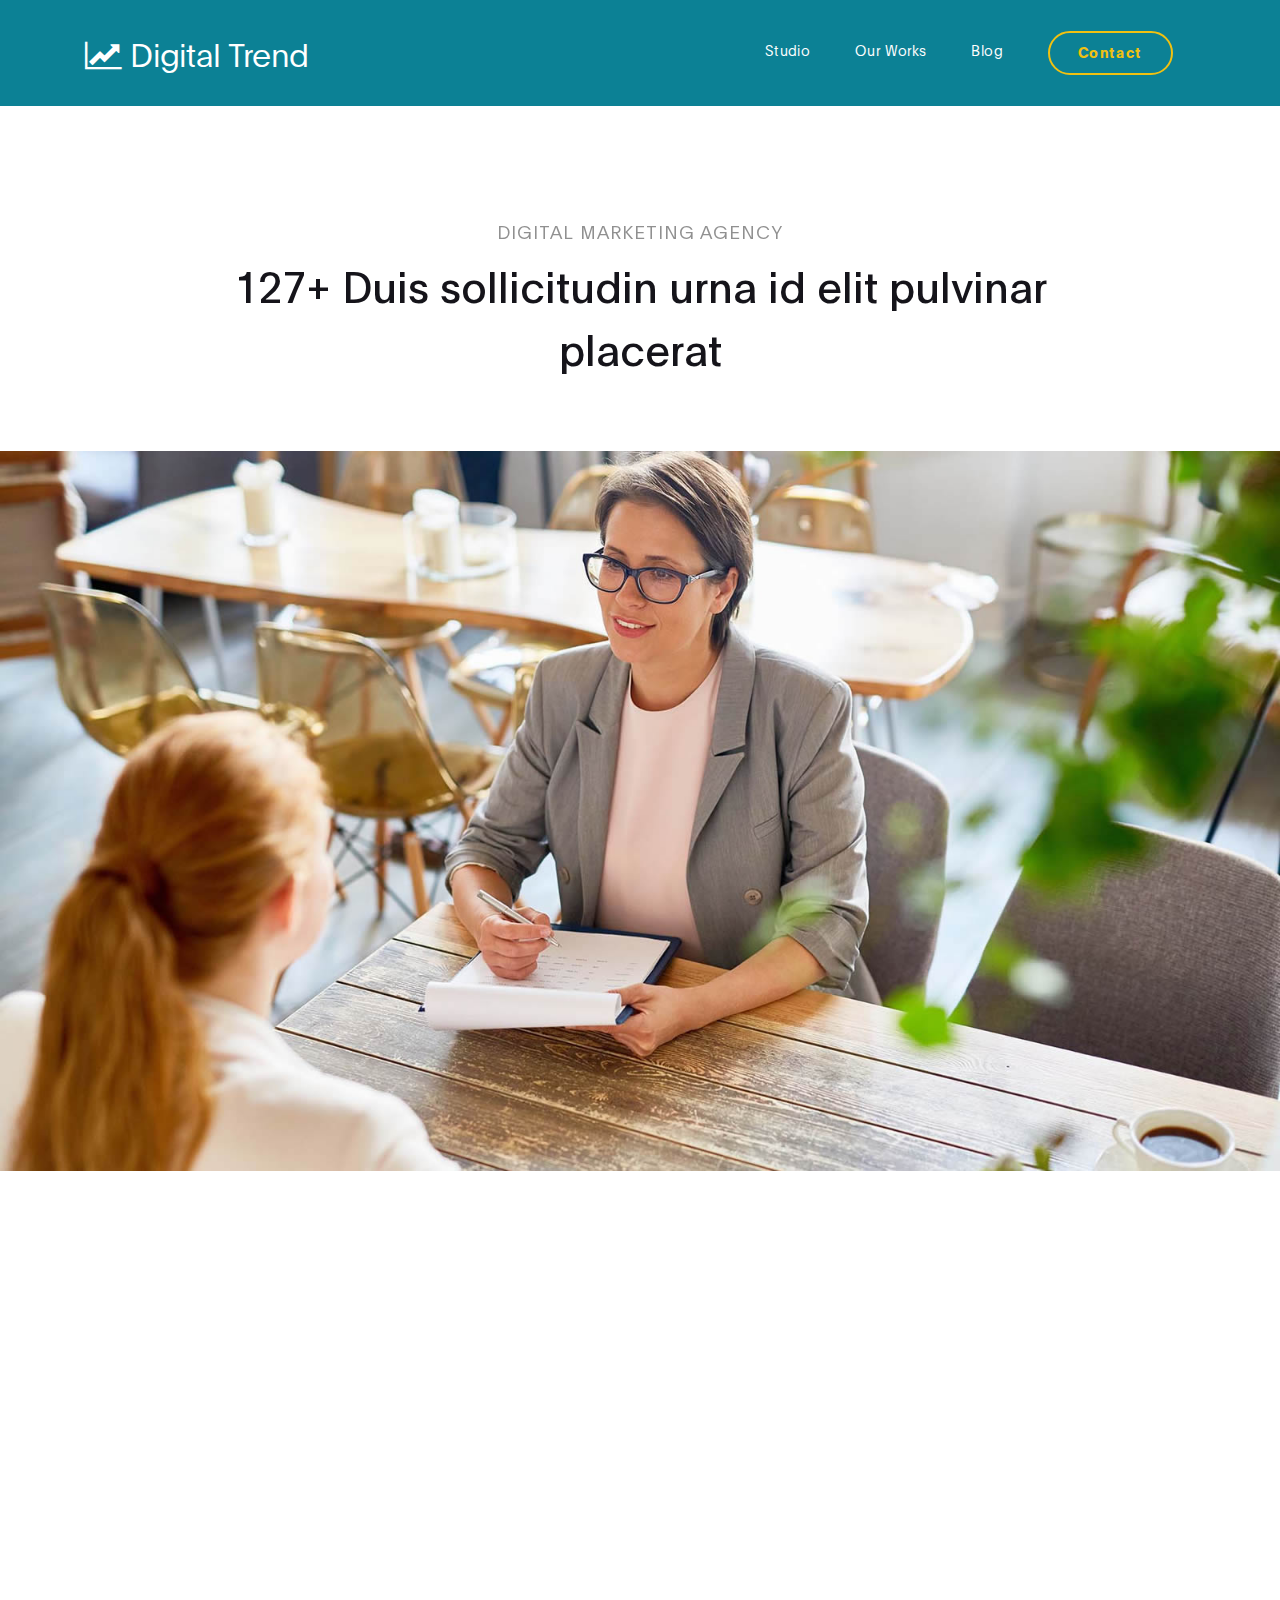
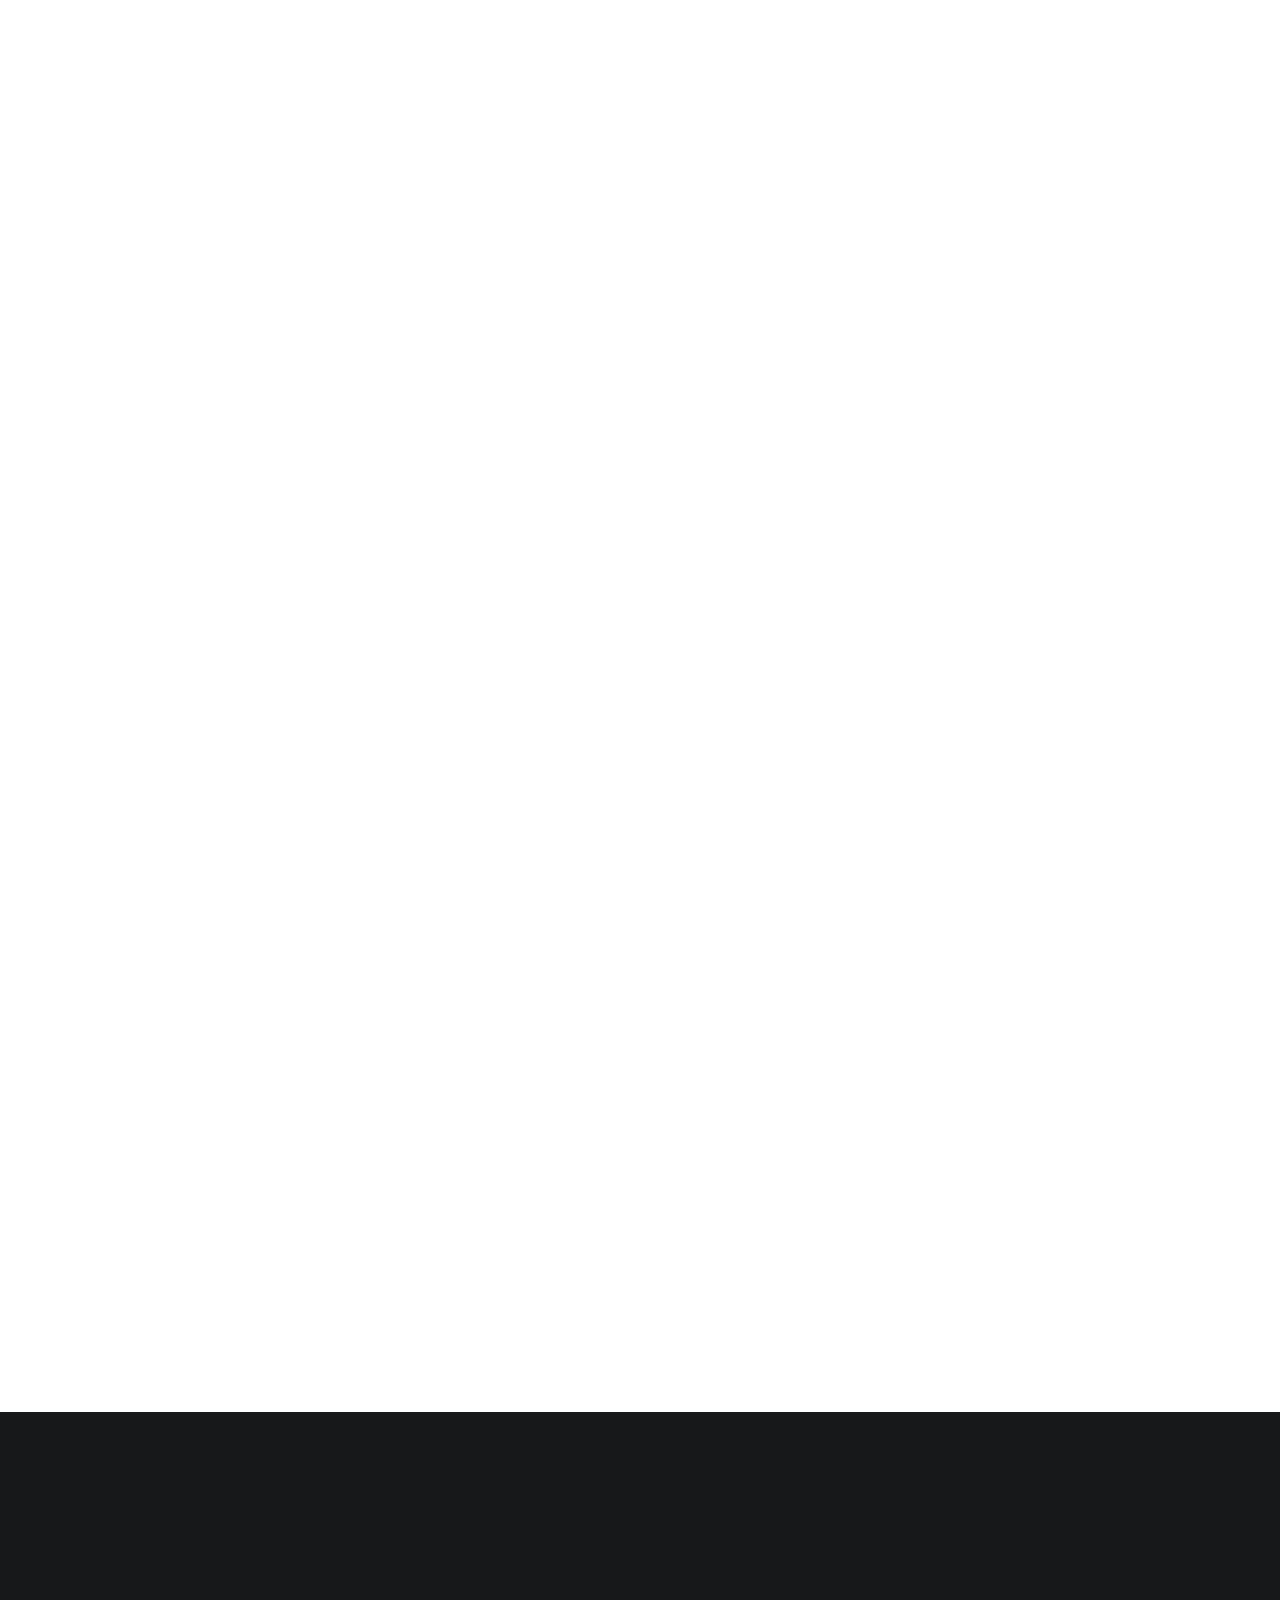
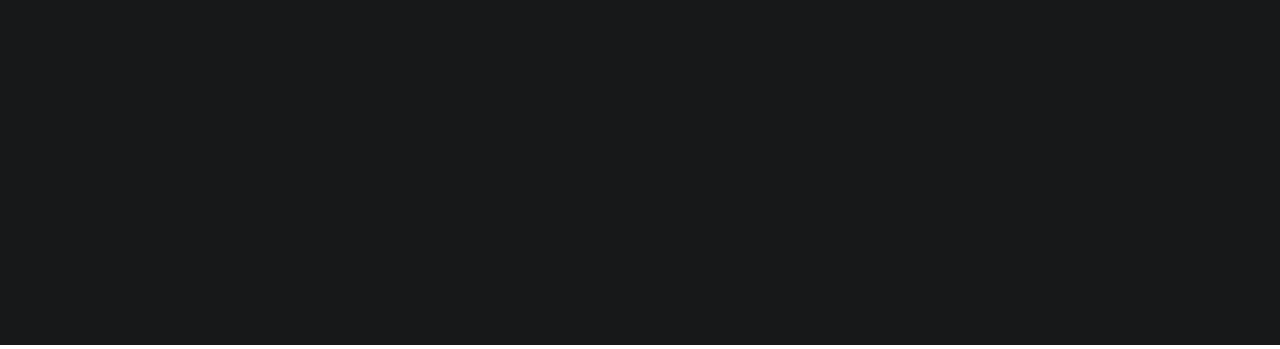
<file: project-detail.html>
<!DOCTYPE html>
<html lang="en">
<head>

     <title>Digital Trend - Project Detail</title>
<!--

DIGITAL TREND

https://templatemo.com/tm-538-digital-trend

-->
     <meta charset="UTF-8">
     <meta http-equiv="X-UA-Compatible" content="IE=Edge">
     <meta name="description" content="">
     <meta name="keywords" content="">
     <meta name="author" content="">
     <meta name="viewport" content="width=device-width, initial-scale=1, maximum-scale=1">

     <link rel="stylesheet" href="css/bootstrap.min.css">
     <link rel="stylesheet" href="css/font-awesome.min.css">
     <link rel="stylesheet" href="css/aos.css">
     <link rel="stylesheet" href="css/owl.carousel.min.css">
     <link rel="stylesheet" href="css/owl.theme.default.min.css">

     <!-- MAIN CSS -->
     <link rel="stylesheet" href="css/templatemo-digital-trend.css">

</head>
<body>

     <!-- MENU BAR -->
    <nav class="navbar navbar-expand-lg position-relative">
        <div class="container">
            <a class="navbar-brand" href="index.html">
              <i class="fa fa-line-chart"></i>
              Digital Trend
            </a>

            <button class="navbar-toggler" type="button" data-toggle="collapse" data-target="#navbarNav" aria-controls="navbarNav" aria-expanded="false"
                aria-label="Toggle navigation">
                <span class="navbar-toggler-icon"></span>
            </button>

            <div class="collapse navbar-collapse" id="navbarNav">
                <ul class="navbar-nav ml-auto">
                    <li class="nav-item">
                        <a href="index.html#about" class="nav-link">Studio</a>
                    </li>
                    <li class="nav-item">
                        <a href="index.html#project" class="nav-link">Our Works</a>
                    </li>
                    <li class="nav-item">
                        <a href="blog.html" class="nav-link">Blog</a>
                    </li>
                    <li class="nav-item">
                        <a href="contact.html" class="nav-link contact">Contact</a>
                    </li>
                </ul>
            </div>
        </div>
    </nav>


     <!-- PROJECT DETAIL -->
     <section class="project-detail section-padding-half">
          <div class="container">
               <div class="row">

                    <div class="col-lg-9 mx-auto col-md-10 col-12 mt-lg-5 text-center" data-aos="fade-up">

                      <h4>Digital Marketing Agency</h4>

                      <h1>127+ Duis sollicitudin urna id elit pulvinar placerat</h1>
                    </div>

               </div>
          </div>
     </section>

     <div class="full-image text-center" data-aos="zoom-in">
       <img src="images/project/project-detail/interview-process.jpg" class="img-fluid" alt="interview process">
     </div>

     <!-- PROJECT DETAIL -->
     <section class="project-detail section-padding">
          <div class="container">
               <div class="row">

                  <div class="col-lg-6 col-md-6 col-12 mb-5">

                      <img src="images/project/project-detail/personal-website.png" class="img-fluid" alt="personal website" data-aos="fade-up">
                    </div>

                    <div class="col-lg-5 col-md-6 mr-lg-auto mt-lg-5 col-12" data-aos="fade-up" data-aos-delay="200">

                      <h2>Pellentesque pretium interdum</h2>

                      <p class="mt-3 mb-4">Nunc sapien nulla, interdum at diam non, aliquam vestibulum leo. Fusce laoreet malesuada ante, consectetur consequat.</p>

                      <ul class="list-detail">
                        <li><span>Curabitur commodo a sapien non</span></li>
                        <li><span>Sed facilisis convallis turpis</span></li>
                        <li><span>Quisque placerat augue neque</span></li>
                        <li><span>Nullam fringilla arcu a tortor</span></li>
                      </ul>
                    </div>
               </div>

              <div class="col-lg-12 col-12">
                <div class="embed-responsive embed-responsive-16by9 my-5 py-5" data-aos="fade-up">
                    <iframe class="embed-responsive-item" width="800" height="450" src="https://www.youtube.com/embed/myVN26Vx4MU?controls=0" frameborder="0" allow="accelerometer; autoplay; encrypted-media; gyroscope; picture-in-picture" allowfullscreen></iframe>
                </div>
              </div>

              <div class="col-lg-9 mx-auto col-12" data-aos="fade-up">
                <div class="client-info mt-lg-5 py-lg-5">
                    <h3>Curabitur egestas mollis tellus sit amet porttitor. Sed leo nisl, posuere at molestie ac, suscipit auctor mauris. Etiam quis metus elementum, tempor risus vel.</h3>

                    <div class="d-flex align-items-center mt-3">
                      <img src="images/project/project-detail/male-avatar.png" class="img-fluid" alt="male avatar">

                      <p>Angelo Sharp, Creative Director</p>
                    </div>
                </div>
              </div>
          </div>
     </section>


    <footer class="site-footer">
      <div class="container">
        <div class="row">

          <div class="col-lg-5 mx-lg-auto col-md-8 col-10">
            <h1 class="text-white" data-aos="fade-up" data-aos-delay="100">We make creative <strong>brands</strong> only.</h1>
          </div>

          <div class="col-lg-3 col-md-6 col-12" data-aos="fade-up" data-aos-delay="200">
            <h4 class="my-4">Contact Info</h4>

            <p class="mb-1">
              <i class="fa fa-phone mr-2 footer-icon"></i> 
              +99 080 070 4224
            </p>

            <p>
              <a href="#">
                <i class="fa fa-envelope mr-2 footer-icon"></i>
                hello@company.com
              </a>
            </p>
          </div>

          <div class="col-lg-3 col-md-6 col-12" data-aos="fade-up" data-aos-delay="300">
            <h4 class="my-4">Our Studio</h4>

            <p class="mb-1">
              <i class="fa fa-home mr-2 footer-icon"></i> 
              Av. Lúcio Costa - Barra da Tijuca, Rio de Janeiro - RJ, Brazil
            </p>
          </div>

          <div class="col-lg-4 mx-lg-auto text-center col-md-8 col-12" data-aos="fade-up" data-aos-delay="400">
            <p class="copyright-text">Copyright &copy; 2020 Your Company
            <br>
            <a rel="nofollow noopener" href="https://templatemo.com">Design: TemplateMo</a></p>
          </div>

          <div class="col-lg-4 mx-lg-auto col-md-6 col-12" data-aos="fade-up" data-aos-delay="500">
            
            <ul class="footer-link">
              <li><a href="#">Stories</a></li>
              <li><a href="#">Work with us</a></li>
              <li><a href="#">Privacy</a></li>
            </ul>
          </div>

          <div class="col-lg-3 mx-lg-auto col-md-6 col-12" data-aos="fade-up" data-aos-delay="600">
            <ul class="social-icon">
              <li><a href="#" class="fa fa-instagram"></a></li>
              <li><a href="#" class="fa fa-twitter"></a></li>
              <li><a href="#" class="fa fa-dribbble"></a></li>
              <li><a href="#" class="fa fa-behance"></a></li>
            </ul>
          </div>

        </div>
      </div>
    </footer>


     <!-- SCRIPTS -->
     <script src="js/jquery.min.js"></script>
     <script src="js/bootstrap.min.js"></script>
     <script src="js/aos.js"></script>
     <script src="js/owl.carousel.min.js"></script>
     <script src="js/custom.js"></script>

</body>
</html>
</file>
<file: css/templatemo-digital-trend.css>
/*

DIGITAL TREND

https://templatemo.com/tm-538-digital-trend

*/
  
  @font-face {
      font-family: 'Plain-Regular';
      src: url('../fonts/Plain-Regular.woff2') format('woff2'),
          url('../fonts/Plain-Regular.woff') format('woff');
      font-weight: normal;
      font-style: normal;
  }

  @font-face {
      font-family: 'Plain-Light';
      src: url('../fonts/Plain-Light.woff2') format('woff2'),
          url('../fonts/Plain-Light.woff') format('woff');
      font-weight: bold;
      font-style: normal;
  }

  @font-face {
      font-family: 'Plain-Bold';
      src: url('../fonts/Plain-Bold.woff2') format('woff2'),
          url('../fonts/Plain-Bold.woff') format('woff');
      font-weight: bold;
      font-style: normal;
  }

  :root {
    --primary-color:        #057a8d;
    --secondary-color:      #f1c111;
    --white-color:          #ffffff;
    --dark-color:           #171819;
    --project-bg:           #f0f8ff;
    --menu-bg:              #0c8195;

    --title-color:          #15141a;
    --gray-color:           #909090;
    --link-color:           #404040;
    --p-color:              #666262;

    --base-font-family:     'Plain-Light', sans-serif;
    --title-font-family:    'Plain-Regular', sans-serif;
    --font-bold-family:     'Plain-Bold', sans-serif;
    --font-weight-bold:     bold;

    --h1-font-size:         42px;
    --h2-font-size:         32px;
    --h3-font-size:         24px;
    --p-font-size:          18px;
    --base-font-size:       16px;
    --menu-font-size:       14px;

    --border-radius-large:  100px;
    --border-radius-small:  5px;
  }

  body {
    background: var(--white-color);
    font-family: var(--base-font-family);
  }


  /*---------------------------------------
     TYPOGRAPHY              
  -----------------------------------------*/

  h1,h2,h3,h4,h5,h6 {
    font-family: var(--title-font-family);
    line-height: inherit;
  }

  h1 {
    color: var(--title-color);
    font-size: var(--h1-font-size);
  }

  h2 {
    font-size: var(--h2-font-size);
    font-weight: 100;
  }

  h3 {
    font-size: var(--h3-font-size);
    font-weight: 100;
    margin-bottom: 0;
  }

  h4 {
    color: var(--gray-color);
    font-family: var(--base-font-family);
    font-size: var(--p-font-size);
    letter-spacing: 1px;
    text-transform: uppercase;
  }

  p {
    color: var(--p-color);
    font-size: var(--p-font-size);
    line-height: 1.5em;
  }

  b, 
  strong {
    letter-spacing: 0;
    color: var(--secondary-color);
  }


  /*  BLOCKQUOTES */
  .quote {
    position: relative;
    margin: 0;
  }

  .quote::after {
    content: "“";
    position: absolute;
    bottom: -80px;
    left: 20px;
    font-family: times;
    color: var(--gray-color);
    font-weight: var(--font-weight-bold);
    font-size: 14em;
    line-height: 0;
    opacity: 0.10;
  }

  blockquote {
    border-left: 5px solid rgba(0,0,0,0.05);
    display: block;
    margin: 42px 0;
    padding: 14px 22px;
    color: rgba(0,0,0,0.5);
  }


  /* BUTTON */
  .custom-btn {
    background: transparent;
    border: 2px solid var(--dark-color);
    border-radius: var(--border-radius-large);
    padding: 12px 26px 14px 26px;
    color: var(--dark-color);
    font-family: var(--title-font-family);
    font-size: var(--p-font-size);
    white-space: nowrap;
  }

  .custom-btn.btn-bg {
    background: var(--white-color);
    color: var(--primary-color);
    border-color: transparent;
	transition: all .3s ease;
  }
  
  .custom-btn:hover,
  .custom-btn:focus {
    background: var(--dark-color);
    color: var(--white-color);
    border-color: transparent;
  }


  /*---------------------------------------
     GENERAL               
  -----------------------------------------*/

  * {
    -webkit-box-sizing: border-box;
    -moz-box-sizing: border-box;
    box-sizing: border-box;
  }

  *::before,
  *::after {
    -webkit-box-sizing: border-box;
    -moz-box-sizing: border-box;
    box-sizing: border-box;
  }

  a {
    color: var(--link-color);
    font-weight: normal;
    text-decoration: none;
  }

  a:hover, 
  a:active, 
  a:focus {
    color: var(--secondary-color);
    outline: none;
    text-decoration: none;
  }

  ::selection {
    background: var(--secondary-color);
    color: var(--white-color);
  }

  .section-padding {
    padding: 8em 0;
  }
  .section-padding-half {
    padding: 4em 0;
  }

  .google-map iframe {
    display: block;
    width: 100%;
  }



  /*---------------------------------------
    MENU             
  -----------------------------------------*/

  .navbar {
    background: var(--menu-bg);
    z-index: 2;
    top: 0;
    right: 0;
    left: 0;
    padding: 1.5em;
  }

  .navbar-brand {
    color: var(--white-color);
    font-size: var(--h2-font-size);
  }

  .nav-link {
    color: var(--white-color);
    font-size: var(--menu-font-size);
    letter-spacing: 0.4px;
    margin: 0 1.6em;
    padding: 0.6em;
  }

  .nav-link.active,
  .nav-link:hover {
    color: var(--secondary-color);
  }

  .navbar-expand-lg .navbar-nav .nav-link {
    padding-right: 0;
    padding-left: 0;
  }

  .navbar-expand-lg .navbar-nav .nav-link.contact {
    border: 2px solid var(--secondary-color);
    border-radius: var(--border-radius-large);
    color: var(--secondary-color);
    font-family: var(--font-bold-family);
    padding: 0.6em 2em 0.8em 2em;
  }

  .navbar-expand-lg .navbar-nav .nav-link.contact:hover,
  .navbar-expand-lg .navbar-nav .nav-link.contact.active {
    background: var(--secondary-color);
    color: var(--white-color);
  }

  .navbar-nav .navbar-toggler-icon {
    background: none;
  }

  .navbar-toggler {
    border: 0;
    padding: 0;
    cursor: pointer;
    margin: 0 10px 0 0;
    width: 30px;
    height: 35px;
    outline: none;
  }

  .navbar-toggler:focus {
    outline: none;
  }

  .navbar-toggler[aria-expanded="true"] .navbar-toggler-icon {
    background: transparent;
  }

  .navbar-toggler[aria-expanded="true"] .navbar-toggler-icon::before,
  .navbar-toggler[aria-expanded="true"] .navbar-toggler-icon::after {
    transition: top 300ms 50ms ease, -webkit-transform 300ms 350ms ease;
    transition: top 300ms 50ms ease, transform 300ms 350ms ease;
    transition: top 300ms 50ms ease, transform 300ms 350ms ease, -webkit-transform 300ms 350ms ease;
    top: 0;
  }

  .navbar-toggler[aria-expanded="true"] .navbar-toggler-icon::before {
    transform: rotate(45deg);
  }

  .navbar-toggler[aria-expanded="true"] .navbar-toggler-icon::after {
    transform: rotate(-45deg);
  }

  .navbar-toggler .navbar-toggler-icon {
    background: var(--white-color);
    transition: background 10ms 300ms ease;
    display: block;
    width: 30px;
    height: 2px;
    position: relative;
  }

  .navbar-toggler .navbar-toggler-icon::before,
  .navbar-toggler .navbar-toggler-icon::after {
    transition: top 300ms 350ms ease, -webkit-transform 300ms 50ms ease;
    transition: top 300ms 350ms ease, transform 300ms 50ms ease;
    transition: top 300ms 350ms ease, transform 300ms 50ms ease, -webkit-transform 300ms 50ms ease;
    position: absolute;
    right: 0;
    left: 0;
    background: var(--white-color);
    width: 30px;
    height: 2px;
    content: '';
  }

  .navbar-toggler .navbar-toggler-icon::before {
    top: -8px;
  }

  .navbar-toggler .navbar-toggler-icon::after {
    top: 8px;
  }



  /*---------------------------------------
     HERO              
  -----------------------------------------*/

  .hero {
    position: relative;
    padding: 5em 0;
    overflow: hidden;
  }

  .hero-bg {
    background: linear-gradient(170deg, var(--primary-color) 64%, var(--white-color) 30%);
  }

  .hero-image {
    position: relative;
    top: 2em;
  }



  /*---------------------------------------
     PROJECT              
  -----------------------------------------*/

  .project {
    background: var(--project-bg);
  }

  .project-wrapper {
    position: relative;
  }

  .project-wrapper img {
    border-radius: var(--border-radius-small);
  }

  .project-info {
    background: var(--white-color);
    border-radius: var(--border-radius-small);
    position: absolute;
    bottom: 2px;
    right: 32px;
    left: 32px;
    width: 90%;
    padding: 32px;
    opacity: 0.65;
  }

  .project-info small {
    font-family: Plain-Bold;
    color: var(--gray-color);
    position: relative;
    top: 2px;
  }

  .project-info a {
    color: var(--primary-color);
  }

  .project-info .project-icon {
    background: var(--primary-color);
  }

  .project-icon {
    position: absolute;
    right: 30px;
    top: 40px;
    background: var(--dark-color);
    border-radius: var(--border-radius-large);
    color: var(--white-color);
    font-size: var(--h2-font-size);
    width: 40px;
    height: 40px;
    line-height: 40px;
    text-align: center;
    padding-left: 5px;
  }

  .owl-theme .owl-dots .owl-dot {
    outline: none;
  }

  .owl-theme .owl-dots .owl-dot span {
    background: var(--gray-color);
    width: 50px;
    height: 3px;
    margin:  35px 5px;
  }

  .owl-theme .owl-dots .owl-dot.active span, 
  .owl-theme .owl-dots .owl-dot:hover span {
    background: var(--secondary-color);
  }

  .list-detail {
    margin-left: 1em;
    padding-left: 1em;
    position: relative;
  }

  .list-detail li {
    display: block;
    list-style: none;
    margin: 0.6em 0 0 0.8em;
  }

  .list-detail li::before {
    content: "";
    width: 0;
    height: 0;
    border-width: 0 16px 16px 0;
    border-color: transparent var(--secondary-color) transparent transparent;
    border-style: solid;
    position: absolute;
    left: 0;
  }

  .list-detail span {
    position: relative;
    bottom: 5px;
  }

  .client-info img {
    width: 100px;
    margin-right: 1em;
  }



  /*---------------------------------------
      ABOUT            
  -----------------------------------------*/

  .about {
    position: relative;
    overflow: hidden;
  }

  .about-image img {
    display: block;
    margin: 0 auto;
  }



  /*---------------------------------------
      BLOG            
  -----------------------------------------*/

  .blog-header {
    border-radius: var(--border-radius-small);
    position: relative;
    overflow: hidden;
  }

  .blog-header img {
    border-radius: var(--border-radius-small);
    display: block;
  }

  .blog-header-info {
    background: linear-gradient(transparent,rgba(0,0,0,0.95));
    position: absolute;
    right: 0;
    left: 0;
    bottom: 0;
    padding: 2em;
  }

  .blog-header-info h3 {
    max-width: 80%;
  }

  .blog-header-info a {
    color: var(--white-color);
  }

  .blog-header-info a:hover {
    color: var(--secondary-color);
  }

  .blog-sidebar img {
    border-radius: var(--border-radius-small);
    width: 159px;
    margin-right: 22px;
  }

  .blog-sidebar h3 {
    font-size: 18px;
  }



  /*---------------------------------------
     CONTACT              
  -----------------------------------------*/

  .newsletter-form .form-control,
  .contact-form .form-control {
    box-shadow: none;
    background: var(--project-bg);
    border: 0;
    padding: 1.7em 1.3em;
    margin: 14px 0;
  }

  .newsletter-form button,
  .contact-form #submit-button {
    background: var(--primary-color);
    border-radius: var(--border-radius-large);
    color: var(--white-color);
    cursor: pointer;
    font-size: var(--p-font-size);
    line-height: 0px;
    padding: 1.5em 1.3em;
  }

  .newsletter-form button {
    background: var(--secondary-color);
  }



  /*---------------------------------------
     FOOTER              
  -----------------------------------------*/

  .site-footer {
    background: var(--dark-color);
    padding: 7em 0 6em 0;
  }

  .site-footer a {
    color: var(--p-color);
  }

  .site-footer a:hover,
  .footer-icon {
    color: var(--secondary-color);
  }

  .footer-link li {
    display: inline-block;
    list-style: none;
    margin: 0 10px;
  }

  .copyright-text,
  .footer-link,
  .site-footer .social-icon {
    margin-top: 6em;
  }

  .copyright-text {
    margin-top: 5.3em;
  }



  /*---------------------------------------
     SOCIAL ICON              
  -----------------------------------------*/

  .social-icon {
    position: relative;
    padding: 0;
    margin: 4em 0 0 0;
  }

  .social-icon li {
    display: inline-block;
    list-style: none;
  }

  .social-icon li a {
    text-decoration: none;
    display: inline-block;
    font-size: var(--base-font-size);
    margin: 10px;
    text-align: center;
  }



  /*---------------------------------------
     RESPONSIVE STYLES              
  -----------------------------------------*/

  @media screen and (min-width: 1200px) {

    .about-info h2 {
      max-width: 70%;
    }
  }

  @media screen and (min-width: 991px) {

    .project h2 {
      max-width: 32%;
      margin: 0 auto;
    }
  }

  @media screen and (max-width: 991px) {

    .hero {
      padding-top: 14em;
    }

    .hero-text {
      bottom: 2em;
    }

    .navbar {
      padding: 1em;
    }

    .navbar-collapse {
      text-align: center;
      padding: 2.5em 0;
    }

    .nav-link {
      display: inline-block;
    }

    .navbar-expand-lg .navbar-nav .nav-link.contact {
      margin: 1em 0;
    }

    .copyright-text, 
    .footer-link, 
    .site-footer .social-icon {
      margin-top: 3em;
      padding: 0;
      text-align: left;
    }
  }

  @media screen and (max-width: 767px) {

    h1 {
      font-size: 36px;
    }

    h2 {
      font-size: 28px;
    }

    h3 {
      font-size: 22px;
    }

    .project-info {
      right: 0;
      left: 0;
      margin: 0 auto;
    }

    .footer-link, 
    .site-footer .social-icon {
      margin-top: 1em;
    }

    .copyright-text {
      margin: 2.5em 0 1em 0;
    }

    .footer-link li {
      margin-left: 0;
    }
  }
</file>
